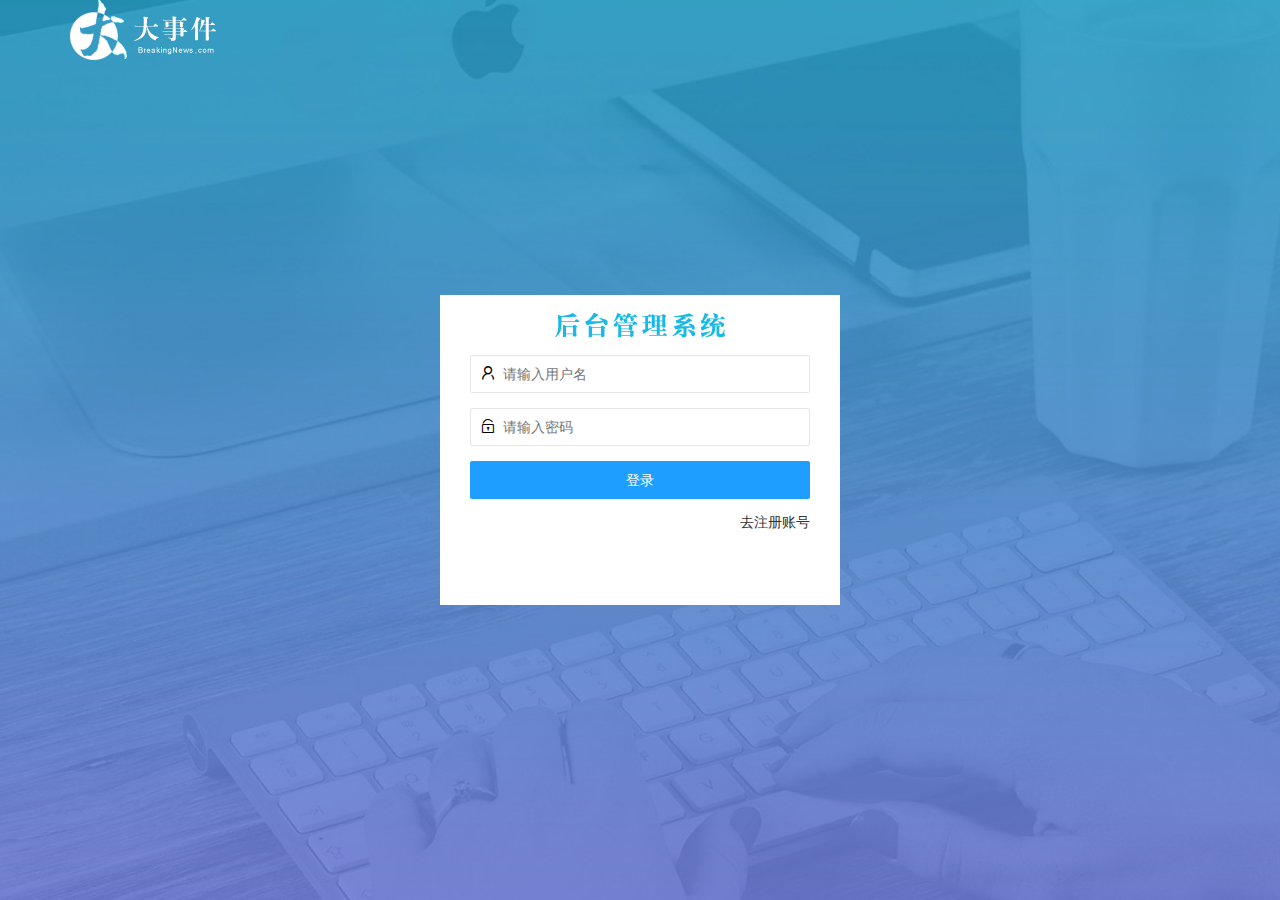
<file: login.html>
<!DOCTYPE html>
<html lang="en">

<head>
    <meta charset="UTF-8">
    <meta name="viewport" content="width=device-width, initial-scale=1.0">
    <title>大事件-后台-登录/注册页面</title>
    <!-- 引入layui框架css -->
    <link rel="stylesheet" href="assets/lib/layui/css/layui.css">
    <!-- 引入登陆页面css -->
    <link rel="stylesheet" href="assets/css/loginAndReg.css">
</head>

<body>
    <!-- 头部logo区域 -->
    <div class="layui-main">
        <img src="./assets/images/logo.png" alt="">
    </div>

    <!-- 登录注册区域 -->
    <div class="loginAndRegBox">
        <div class="title-box"></div>
        <!-- 登录的div -->
        <div class="login-box">
            <!-- 登录的表单 -->
            <form class="layui-form" id="form-login">
                <div class="layui-form-item">
                    <!-- 用户名 -->
                    <i class="layui-icon layui-icon-username"></i>
                    <input type="text" name="username" required lay-verify="required" placeholder="请输入用户名" autocomplete="off" class="layui-input">
                </div>
                <div class="layui-form-item">
                    <!-- 密码 -->
                    <i class="layui-icon layui-icon-password"></i>
                    <input type="password" name="password" required lay-verify="required|pwd" placeholder="请输入密码" autocomplete="off" class="layui-input">
                </div>
                <div class="layui-form-item">
                    <!-- 提交按钮 -->
                    <button class="layui-btn layui-btn-fluid layui-btn-normal" lay-submit>登录</button>
                </div>
                <div class="layui-form-item links">
                    <!-- 去注册页面的按钮 -->
                    <a href="javascript:;" id="link-reg">去注册账号</a>
                </div>
            </form>

        </div>
        <!-- 注册的div -->
        <div class="registed-box">
            <!-- 注册的表单 -->
            <form class="layui-form" id="form-reg">
                <div class="layui-form-item">
                    <!-- 用户名 -->
                    <i class="layui-icon layui-icon-username"></i>
                    <input type="text" name="username" required lay-verify="required" placeholder="请输入用户名" autocomplete="off" class="layui-input">
                </div>
                <div class="layui-form-item">
                    <!-- 密码 -->
                    <i class="layui-icon layui-icon-password"></i>
                    <input type="password" name="password" required lay-verify="required|pwd" placeholder="请输入密码" autocomplete="off" class="layui-input">
                </div>
                <div class="layui-form-item">
                    <!-- 密码确认框 -->
                    <i class="layui-icon layui-icon-password"></i>
                    <input type="password" name="repwd" required lay-verify="required|pwd|repwd" placeholder="请再次确认密码" autocomplete="off" class="layui-input">
                </div>
                <div class="layui-form-item">
                    <!-- 提交按钮 -->
                    <button class="layui-btn layui-btn-fluid layui-btn-normal" lay-submit>注册</button>
                </div>
                <div class="layui-form-item links">
                    <!-- 去登录页面的按钮 -->
                    <a href="javascript:;" id="link-login">去登录</a>
                </div>
            </form>

        </div>
    </div>



    <!-- 导入layui.js文件 -->
    <script src="assets/lib/layui/layui.all.js"></script>

    <script src="assets/lib/jquery.js"></script>
    <!-- 导入自己封装的方法 baseApi.js -->
    <script src="assets/js/baseApi.js"></script>
    <script src="assets/js/loginAndRed.js"></script>
</body>
<script>
    $(function() {
        $(document).click(function(e) {
            e.preventDefault
        })
    })
</script>

</html>
</file>
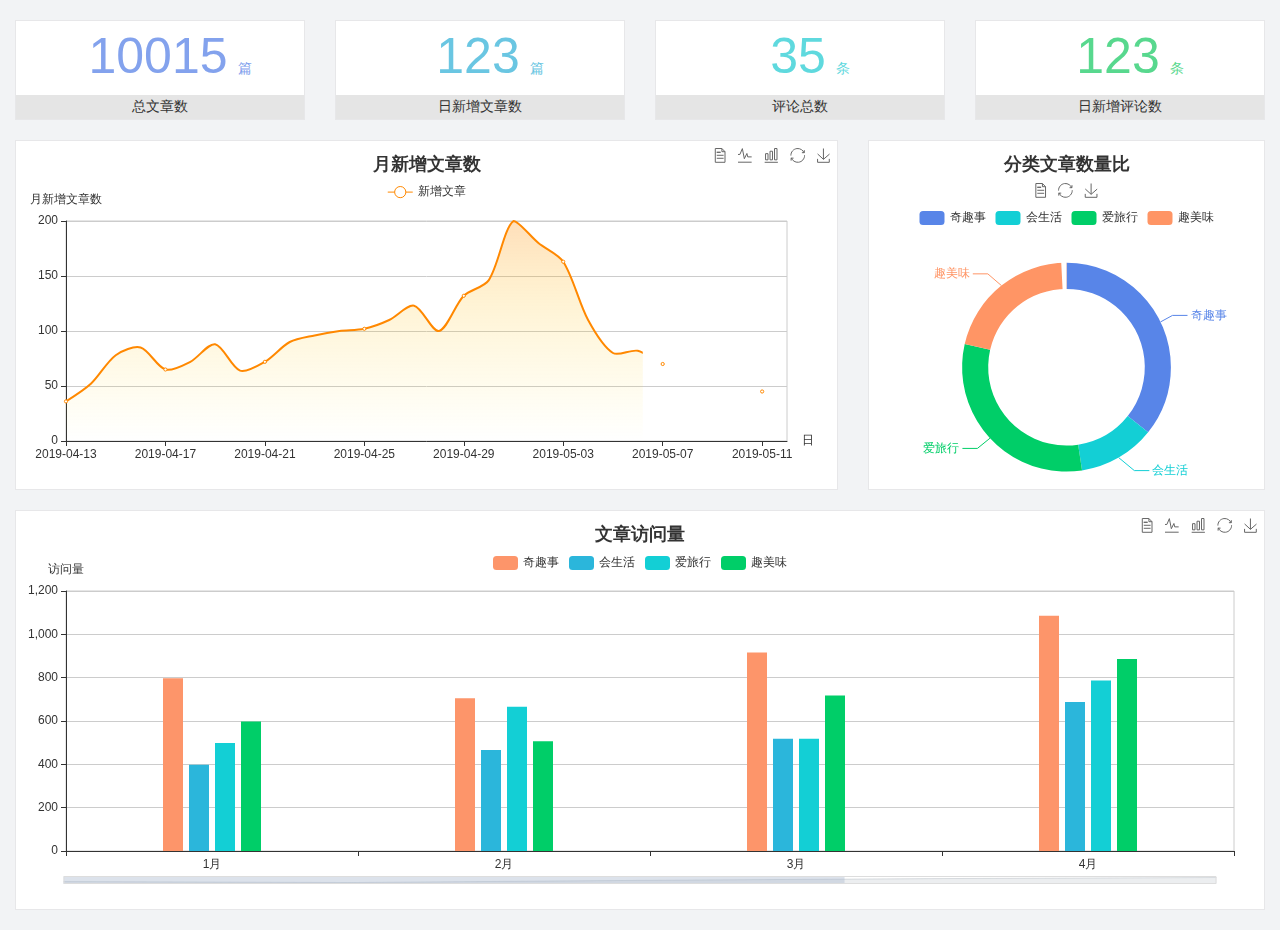
<file: home/dashboard.html>
<!DOCTYPE html>
<html lang="en">

<head>
    <meta charset="UTF-8">
    <meta name="viewport" content="width=device-width, initial-scale=1.0">
    <meta http-equiv="X-UA-Compatible" content="ie=edge">
    <title>图表统计</title>
    <link rel="stylesheet" href="../assets/lib/bootstrap.css" />
    <link rel="stylesheet" href="../assets/lib/main.css" />
    <script src="../assets/lib/jquery.js"></script>
    <script type="text/javascript" src="../assets/lib/echarts.min.js"></script>
</head>

<body>
    <div class="container-fluid">
        <div class="row spannel_list">
            <div class="col-sm-3 col-xs-6">
                <div class="spannel">
                    <em>10015</em><span>篇</span>
                    <b>总文章数</b>
                </div>
            </div>
            <div class="col-sm-3 col-xs-6">
                <div class="spannel scolor01">
                    <em>123</em><span>篇</span>
                    <b>日新增文章数</b>
                </div>
            </div>
            <div class="col-sm-3 col-xs-6">
                <div class="spannel scolor02">
                    <em>35</em><span>条</span>
                    <b>评论总数</b>
                </div>
            </div>
            <div class="col-sm-3 col-xs-6">
                <div class="spannel scolor03">
                    <em>123</em><span>条</span>
                    <b>日新增评论数</b>
                </div>
            </div>
        </div>
    </div>

    <div class="container-fluid">
        <div class="row curve-pie">
            <div class="col-lg-8 col-md-8">
                <div class="gragh_pannel" id="curve_show"></div>
            </div>
            <div class="col-lg-4 col-md-4">
                <div class="gragh_pannel" id="pie_show"></div>
            </div>
        </div>
    </div>

    <div class="container-fluid">
        <div class="column_pannel" id="column_show"></div>
    </div>

    <script>
        var oChart = echarts.init(document.getElementById('curve_show'));
        var aList_all = [{
            'count': 36,
            'date': '2019-04-13'
        }, {
            'count': 52,
            'date': '2019-04-14'
        }, {
            'count': 78,
            'date': '2019-04-15'
        }, {
            'count': 85,
            'date': '2019-04-16'
        }, {
            'count': 65,
            'date': '2019-04-17'
        }, {
            'count': 72,
            'date': '2019-04-18'
        }, {
            'count': 88,
            'date': '2019-04-19'
        }, {
            'count': 64,
            'date': '2019-04-20'
        }, {
            'count': 72,
            'date': '2019-04-21'
        }, {
            'count': 90,
            'date': '2019-04-22'
        }, {
            'count': 96,
            'date': '2019-04-23'
        }, {
            'count': 100,
            'date': '2019-04-24'
        }, {
            'count': 102,
            'date': '2019-04-25'
        }, {
            'count': 110,
            'date': '2019-04-26'
        }, {
            'count': 123,
            'date': '2019-04-27'
        }, {
            'count': 100,
            'date': '2019-04-28'
        }, {
            'count': 132,
            'date': '2019-04-29'
        }, {
            'count': 146,
            'date': '2019-04-30'
        }, {
            'count': 200,
            'date': '2019-05-01'
        }, {
            'count': 180,
            'date': '2019-05-02'
        }, {
            'count': 163,
            'date': '2019-05-03'
        }, {
            'count': 110,
            'date': '2019-05-04'
        }, {
            'count': 80,
            'date': '2019-05-05'
        }, {
            'count': 82,
            'date': '2019-05-06'
        }, {
            'count': 70,
            'date': '2019-05-07'
        }, {
            'count': 65,
            'date': '2019-05-08'
        }, {
            'count': 54,
            'date': '2019-05-09'
        }, {
            'count': 40,
            'date': '2019-05-10'
        }, {
            'count': 45,
            'date': '2019-05-11'
        }, {
            'count': 38,
            'date': '2019-05-12'
        }, ];

        let aCount = [];
        let aDate = [];

        for (var i = 0; i < aList_all.length; i++) {
            aCount.push(aList_all[i].count);
            aDate.push(aList_all[i].date);
        }

        var chartopt = {
            title: {
                text: '月新增文章数',
                left: 'center',
                top: '10'
            },
            tooltip: {
                trigger: 'axis'
            },
            legend: {
                data: ['新增文章'],
                top: '40'
            },
            toolbox: {
                show: true,
                feature: {
                    mark: {
                        show: true
                    },
                    dataView: {
                        show: true,
                        readOnly: false
                    },
                    magicType: {
                        show: true,
                        type: ['line', 'bar']
                    },
                    restore: {
                        show: true
                    },
                    saveAsImage: {
                        show: true
                    }
                }
            },
            calculable: true,
            xAxis: [{
                name: '日',
                type: 'category',
                boundaryGap: false,
                data: aDate
            }],
            yAxis: [{
                name: '月新增文章数',
                type: 'value'
            }],
            series: [{
                name: '新增文章',
                type: 'line',
                smooth: true,
                itemStyle: {
                    normal: {
                        areaStyle: {
                            type: 'default'
                        },
                        color: '#f80'
                    },
                    lineStyle: {
                        color: '#f80'
                    }
                },
                data: aCount
            }],
            areaStyle: {
                normal: {
                    color: new echarts.graphic.LinearGradient(0, 0, 0, 1, [{
                        offset: 0,
                        color: 'rgba(255,136,0,0.39)'
                    }, {
                        offset: .34,
                        color: 'rgba(255,180,0,0.25)'
                    }, {
                        offset: 1,
                        color: 'rgba(255,222,0,0.00)'
                    }])

                }
            },
            grid: {
                show: true,
                x: 50,
                x2: 50,
                y: 80,
                height: 220
            }
        };

        oChart.setOption(chartopt);


        var oPie = echarts.init(document.getElementById('pie_show'));
        var oPieopt = {
            title: {
                top: 10,
                text: '分类文章数量比',
                x: 'center'
            },
            tooltip: {
                trigger: 'item',
                formatter: "{a} <br/>{b} : {c} ({d}%)"
            },
            color: ['#5885e8', '#13cfd5', '#00ce68', '#ff9565'],
            legend: {
                x: 'center',
                top: 65,
                data: ['奇趣事', '会生活', '爱旅行', '趣美味']
            },
            toolbox: {
                show: true,
                x: 'center',
                top: 35,
                feature: {
                    mark: {
                        show: true
                    },
                    dataView: {
                        show: true,
                        readOnly: false
                    },
                    magicType: {
                        show: true,
                        type: ['pie', 'funnel'],
                        option: {
                            funnel: {
                                x: '25%',
                                width: '50%',
                                funnelAlign: 'left',
                                max: 1548
                            }
                        }
                    },
                    restore: {
                        show: true
                    },
                    saveAsImage: {
                        show: true
                    }
                }
            },
            calculable: true,
            series: [{
                name: '访问来源',
                type: 'pie',
                radius: ['45%', '60%'],
                center: ['50%', '65%'],
                data: [{
                    value: 300,
                    name: '奇趣事'
                }, {
                    value: 100,
                    name: '会生活'
                }, {
                    value: 260,
                    name: '爱旅行'
                }, {
                    value: 180,
                    name: '趣美味'
                }]
            }]
        };
        oPie.setOption(oPieopt);



        var oColumn = this.echarts.init(document.getElementById('column_show'));
        var oColumnopt = {
            title: {
                text: '文章访问量',
                left: 'center',
                top: '10'
            },
            tooltip: {
                trigger: 'axis'
            },
            legend: {
                data: ['奇趣事', '会生活', '爱旅行', '趣美味'],
                top: '40'
            },
            toolbox: {
                show: true,
                feature: {
                    mark: {
                        show: true
                    },
                    dataView: {
                        show: true,
                        readOnly: false
                    },
                    magicType: {
                        show: true,
                        type: ['line', 'bar']
                    },
                    restore: {
                        show: true
                    },
                    saveAsImage: {
                        show: true
                    }
                }
            },
            calculable: true,
            xAxis: [{
                type: 'category',
                data: ['1月', '2月', '3月', '4月', '5月']
            }],
            yAxis: [{
                name: '访问量',
                type: 'value'
            }],
            series: [{
                name: '奇趣事',
                type: 'bar',
                barWidth: 20,
                itemStyle: {
                    normal: {
                        areaStyle: {
                            type: 'default'
                        },
                        color: '#fd956a'
                    }
                },
                data: [800, 708, 920, 1090, 1200]
            }, {
                name: '会生活',
                type: 'bar',
                barWidth: 20,
                itemStyle: {
                    normal: {
                        areaStyle: {
                            type: 'default'
                        },
                        color: '#2bb6db'
                    }
                },
                data: [400, 468, 520, 690, 800]
            }, {
                name: '爱旅行',
                type: 'bar',
                barWidth: 20,
                itemStyle: {
                    normal: {
                        areaStyle: {
                            type: 'default'
                        },
                        color: '#13cfd5'
                    }
                },
                data: [500, 668, 520, 790, 900]
            }, {
                name: '趣美味',
                type: 'bar',
                barWidth: 20,
                itemStyle: {
                    normal: {
                        areaStyle: {
                            type: 'default'
                        },
                        color: '#00ce68'
                    }
                },
                data: [600, 508, 720, 890, 1000]
            }],
            grid: {
                show: true,
                x: 50,
                x2: 30,
                y: 80,
                height: 260
            },
            dataZoom: [ //给x轴设置滚动条
                {
                    start: 0, //默认为0
                    end: 100 - 1000 / 31, //默认为100
                    type: 'slider',
                    show: true,
                    xAxisIndex: [0],
                    handleSize: 0, //滑动条的 左右2个滑动条的大小
                    height: 8, //组件高度
                    left: 45, //左边的距离
                    right: 50, //右边的距离
                    bottom: 26, //右边的距离
                    handleColor: '#ddd', //h滑动图标的颜色
                    handleStyle: {
                        borderColor: "#cacaca",
                        borderWidth: "1",
                        shadowBlur: 2,
                        background: "#ddd",
                        shadowColor: "#ddd",
                    }
                }
            ]
        };
        oColumn.setOption(oColumnopt);
    </script>
</body>

</html>
</file>
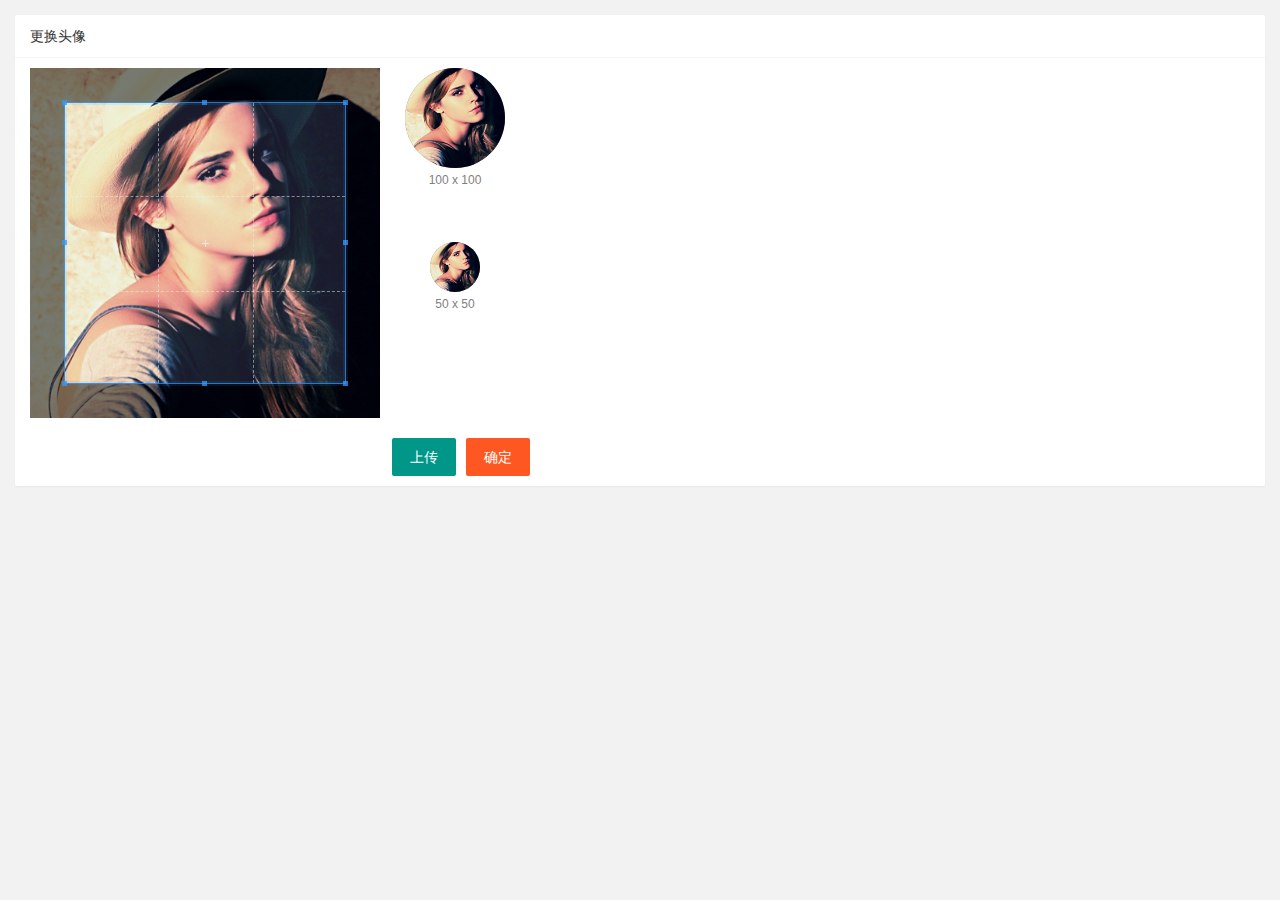
<file: user/user_avatar.html>
<!DOCTYPE html>
<html lang="en">

<head>
    <meta charset="UTF-8">
    <meta name="viewport" content="width=device-width, initial-scale=1.0">
    <title>Document</title>
    <link rel="stylesheet" href="../assets/lib/layui/css/layui.css">
    <link rel="stylesheet" href="../assets/lib/cropper/cropper.css">
    <link rel="stylesheet" href="../assets/css/user/user_avatar.css">
</head>

<body>
    <!-- 卡片面板区域 -->
    <div class="layui-card">
        <div class="layui-card-header">更换头像</div>
        <div class="layui-card-body">
            <!-- 第一行的图片裁剪和预览区域 -->
            <div class="row1">
                <!-- 图片裁剪区域 -->
                <div class="cropper-box">
                    <!-- 这个 img 标签很重要，将来会把它初始化为裁剪区域 -->
                    <img id="image" src="../assets/images/sample.jpg" />
                </div>
                <!-- 图片的预览区域 -->
                <div class="preview-box">
                    <div>
                        <!-- 宽高为 100px 的预览区域 -->
                        <div class="img-preview w100"></div>
                        <p class="size">100 x 100</p>
                    </div>
                    <div>
                        <!-- 宽高为 50px 的预览区域 -->
                        <div class="img-preview w50"></div>
                        <p class="size">50 x 50</p>
                    </div>
                </div>
            </div>

            <!-- 第二行的按钮区域 -->
            <div class="row2">
                <!-- 通过 accept 属性可以控制用户选择文件类型 -->
                <input type="file" id="file" accept="image/png,image/jpeg">
                <button type="button" class="layui-btn" id="btnChooseImg">上传</button>
                <button type="button" class="layui-btn layui-btn-danger" id="btnUpload">确定</button>
            </div>
        </div>
    </div>
</body>
<script src="../assets/lib/jquery.js"></script>
<!-- 导入头像裁剪工具的js文件 -->
<script src="../assets/lib/cropper/Cropper.js"></script>
<script src="../assets/lib/cropper/jquery-cropper.js"></script>
<!-- 导入layui js文件 -->
<script src="../assets/lib/layui/layui.all.js"></script>
<!-- 导入拼接根路径的js文件 -->
<script src="../assets/js/baseApi.js"></script>
<script src="../assets/js/user/user_avatar.js"></script>

</html>
</file>
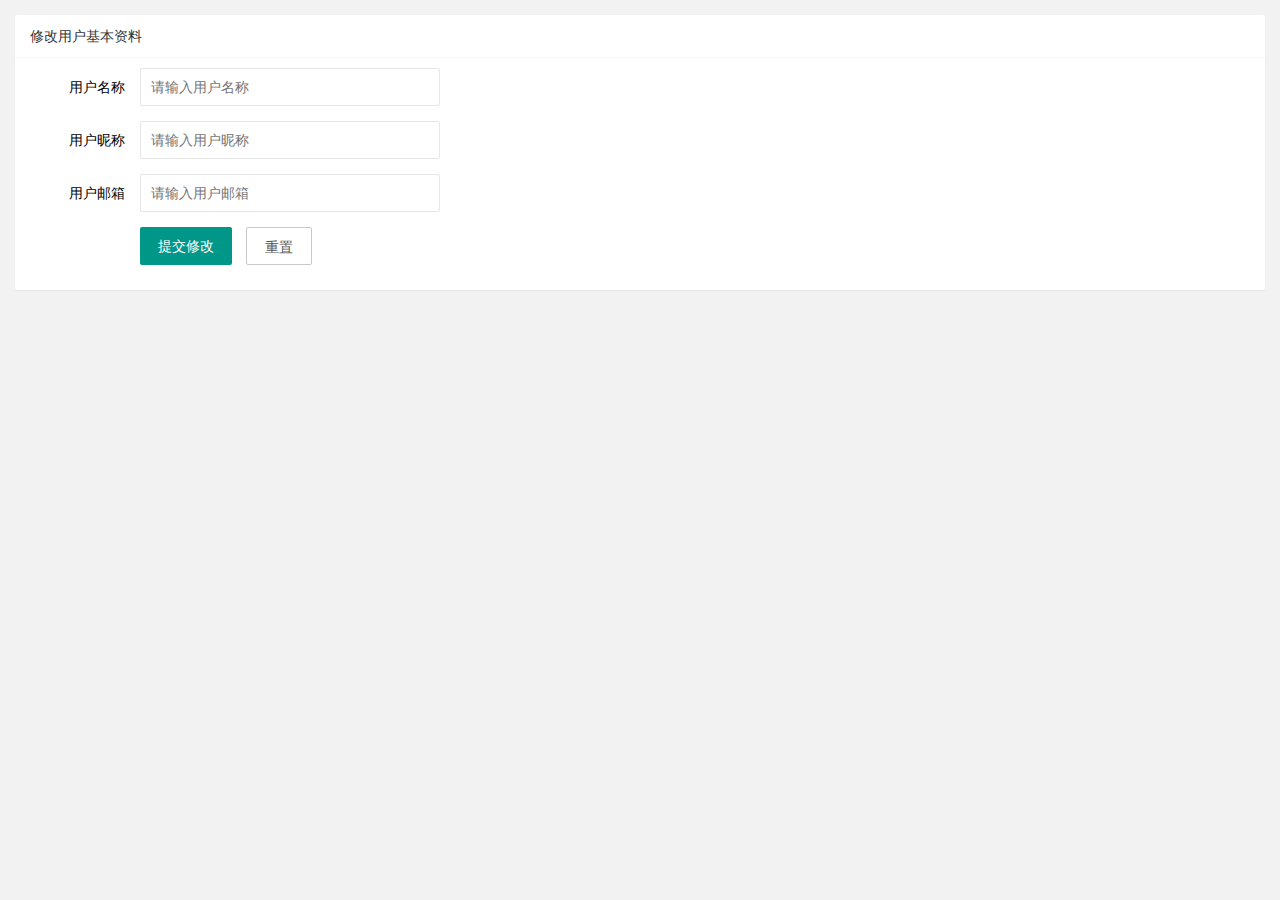
<file: user/user_info.html>
<!DOCTYPE html>
<html lang="en">

<head>
    <meta charset="UTF-8">
    <meta name="viewport" content="width=device-width, initial-scale=1.0">
    <title>Document</title>
    <link rel="stylesheet" href="../assets/lib/layui/css/layui.css">
    <link rel="stylesheet" href="../assets/css/user/user_info.css">
</head>

<body>
    <!-- 卡片面版区域 -->
    <div class="layui-card">
        <div class="layui-card-header">修改用户基本资料</div>
        <div class="layui-card-body">
            <form class="layui-form" lay-filter='formUserInfo'>
                <!-- 这是一个隐藏域 -->
                <input type="hidden" name="id" />
                <div class="layui-form-item">
                    <label class="layui-form-label">用户名称</label>
                    <div class="layui-input-block">
                        <input type="text" name="username" required lay-verify="required" placeholder="请输入用户名称" autocomplete="off" class="layui-input" readonly>
                    </div>
                </div>
                <div class="layui-form-item">
                    <label class="layui-form-label">用户昵称</label>
                    <div class="layui-input-block">
                        <input type="text" name="nickname" required lay-verify="required|nickname" placeholder="请输入用户昵称" autocomplete="off" class="layui-input">
                    </div>
                </div>
                <div class="layui-form-item">
                    <label class="layui-form-label">用户邮箱</label>
                    <div class="layui-input-block">
                        <input type="email" name="email" required lay-verify="required|email" placeholder="请输入用户邮箱" autocomplete="off" class="layui-input">
                    </div>
                </div>
                <div class="layui-form-item">
                    <div class="layui-input-block">
                        <button class="layui-btn" lay-submit>提交修改</button>
                        <button type="reset" class="layui-btn layui-btn-primary" id="btnReset">重置</button>
                    </div>
                </div>
            </form>
        </div>
    </div>
</body>
<script src="../assets/lib/jquery.js"></script>
<!-- 导入layui js文件 -->
<script src="../assets/lib/layui/layui.all.js"></script>
<!-- 导入拼接根路径的js文件 -->
<script src="../assets/js/baseApi.js"></script>
<script src="../assets/js/user/user_info.js"></script>

</html>
</file>
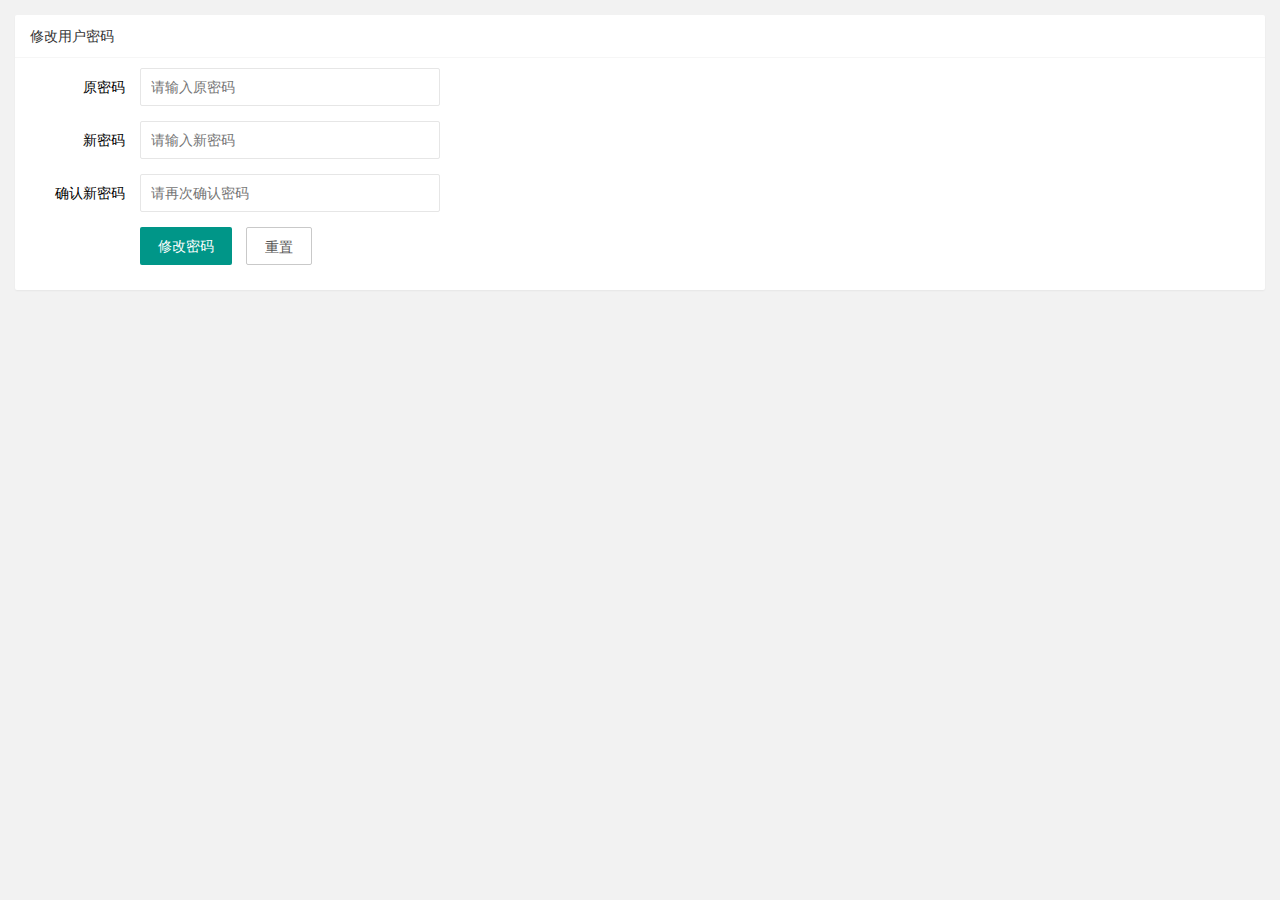
<file: user/user_pwd.html>
<!DOCTYPE html>
<html lang="en">

<head>
    <meta charset="UTF-8">
    <meta name="viewport" content="width=device-width, initial-scale=1.0">
    <title>Document</title>
    <link rel="stylesheet" href="../assets/lib/layui/css/layui.css">
    <link rel="stylesheet" href="../assets/css/user/user_pwd.css">
</head>

<body>
    <!-- 卡片面版区域 -->
    <div class="layui-card">
        <div class="layui-card-header">修改用户密码</div>
        <div class="layui-card-body">
            <form class="layui-form" lay-filter='formUserInfo'>
                <!-- 这是一个隐藏域 -->
                <input type="hidden" name="id" />
                <div class="layui-form-item">
                    <label class="layui-form-label">原密码</label>
                    <div class="layui-input-block">
                        <input type="password" name="oldPwd" required lay-verify="required|pwd" placeholder="请输入原密码" autocomplete="off" class="layui-input">
                    </div>
                </div>
                <div class="layui-form-item">
                    <label class="layui-form-label">新密码</label>
                    <div class="layui-input-block">
                        <input type="password" name="newPwd" required lay-verify="required|pwd|samePwd" placeholder="请输入新密码" autocomplete="off" class="layui-input">
                    </div>
                </div>
                <div class="layui-form-item">
                    <label class="layui-form-label">确认新密码</label>
                    <div class="layui-input-block">
                        <input type="password" name="rePwd" required lay-verify="required|pwd|rePwd" placeholder="请再次确认密码" autocomplete="off" class="layui-input">
                    </div>
                </div>
                <div class="layui-form-item">
                    <div class="layui-input-block">
                        <button class="layui-btn" lay-submit>修改密码</button>
                        <button type="reset" class="layui-btn layui-btn-primary" id="btnReset">重置</button>
                    </div>
                </div>
            </form>
        </div>
    </div>
</body>
<script src="../assets/lib/jquery.js"></script>
<!-- 导入layui js文件 -->
<script src="../assets/lib/layui/layui.all.js"></script>
<!-- 导入拼接根路径的js文件 -->
<script src="../assets/js/baseApi.js"></script>
<script src="../assets/js/user/user_pwd.js"></script>

</html>
</file>
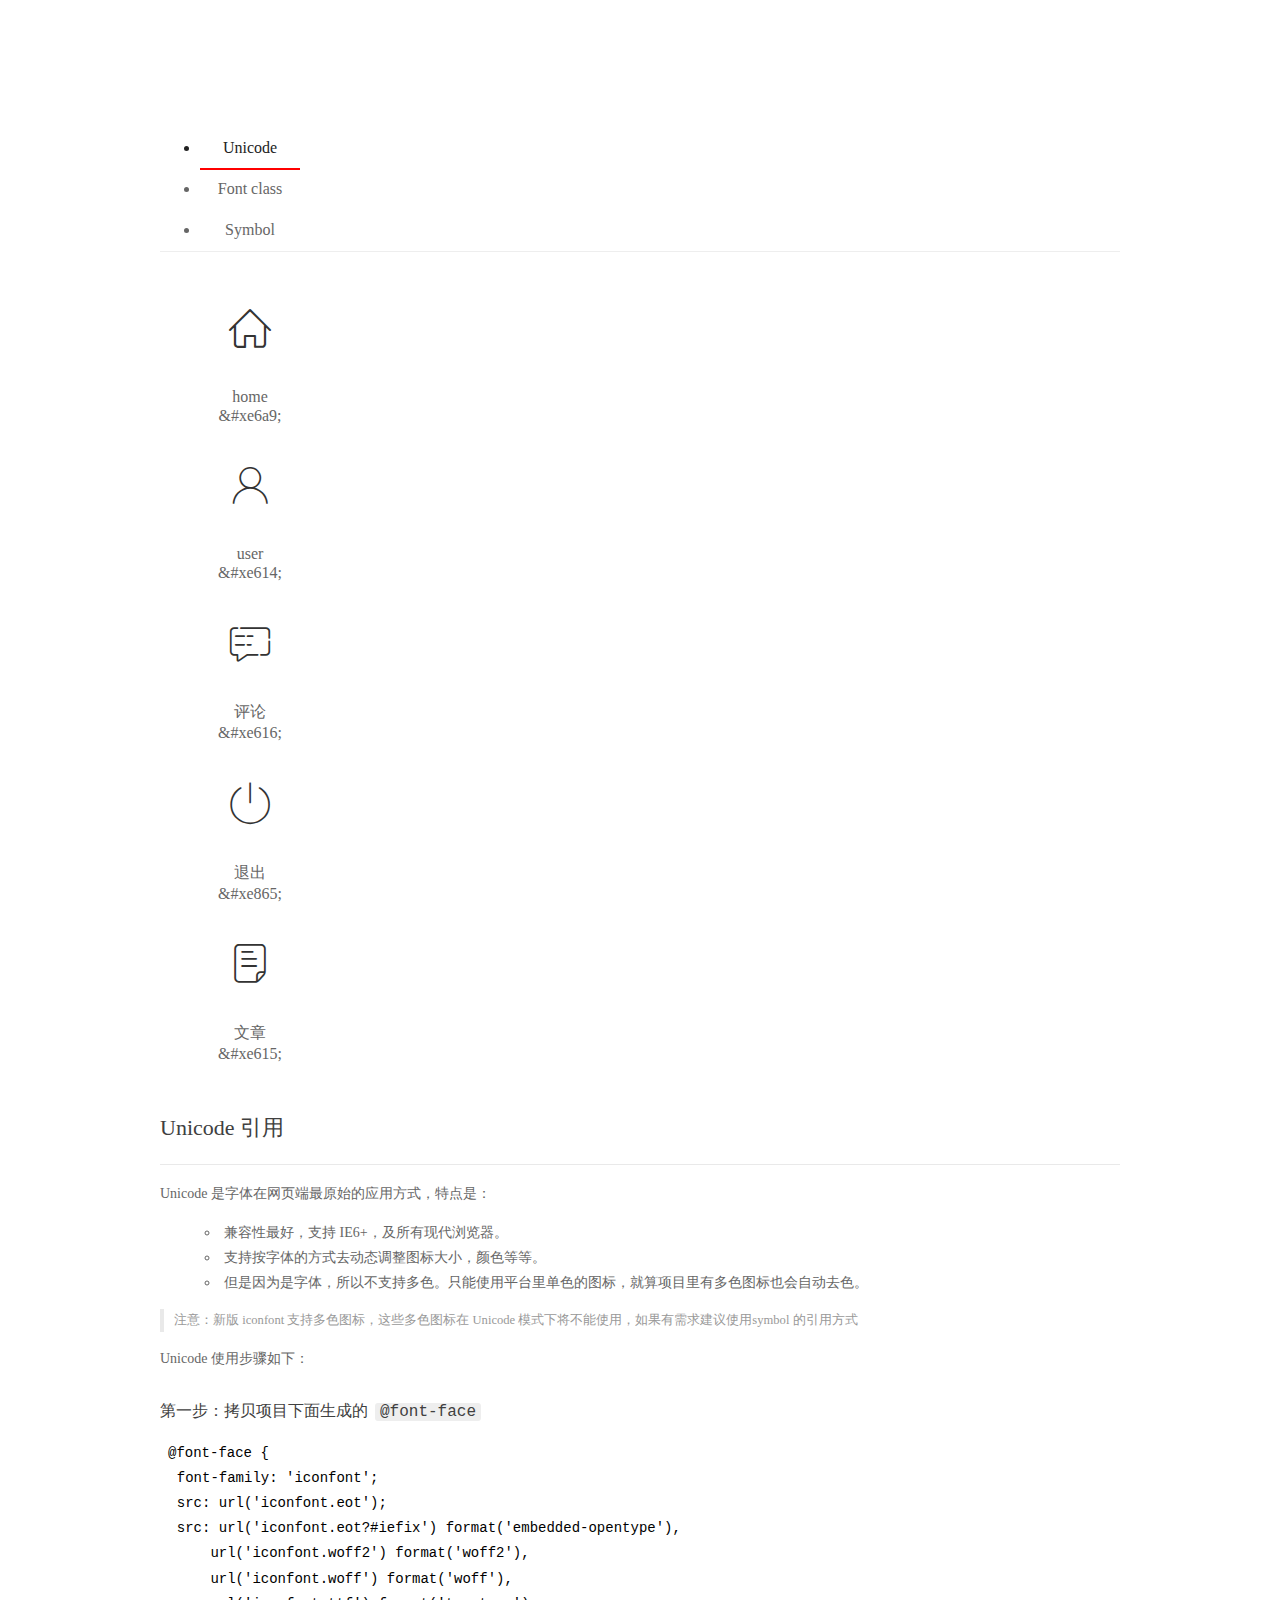
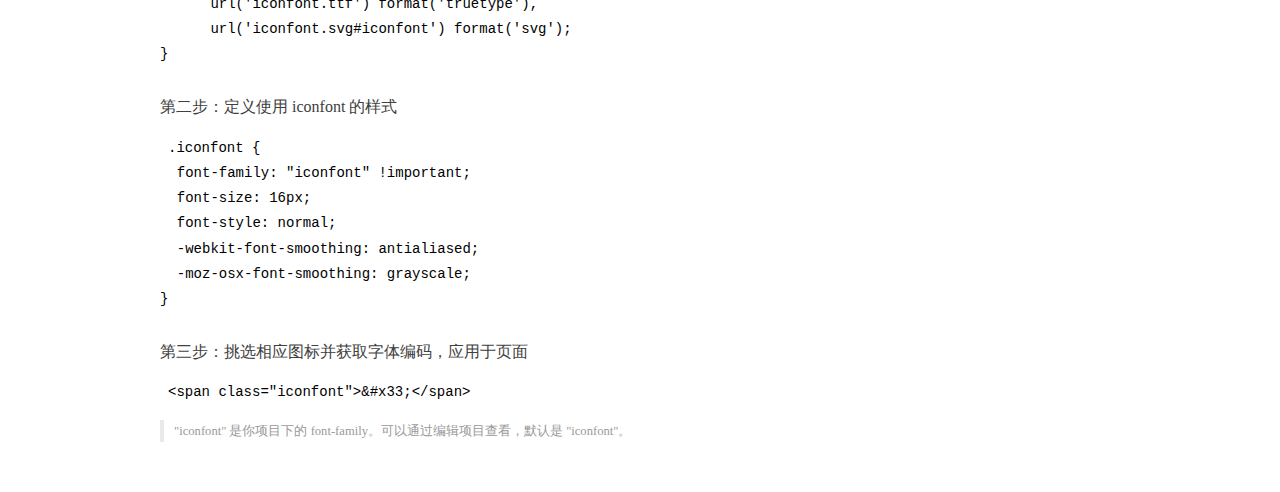
<file: assets/fonts/demo_index.html>
<!DOCTYPE html>
<html>
<head>
  <meta charset="utf-8"/>
  <title>IconFont Demo</title>
  <link rel="shortcut icon" href="https://gtms04.alicdn.com/tps/i4/TB1_oz6GVXXXXaFXpXXJDFnIXXX-64-64.ico" type="image/x-icon"/>
  <link rel="stylesheet" href="https://g.alicdn.com/thx/cube/1.3.2/cube.min.css">
  <link rel="stylesheet" href="demo.css">
  <link rel="stylesheet" href="iconfont.css">
  <script src="iconfont.js"></script>
  <!-- jQuery -->
  <script src="https://a1.alicdn.com/oss/uploads/2018/12/26/7bfddb60-08e8-11e9-9b04-53e73bb6408b.js"></script>
  <!-- 代码高亮 -->
  <script src="https://a1.alicdn.com/oss/uploads/2018/12/26/a3f714d0-08e6-11e9-8a15-ebf944d7534c.js"></script>
</head>
<body>
  <div class="main">
    <h1 class="logo"><a href="https://www.iconfont.cn/" title="iconfont 首页" target="_blank">&#xe86b;</a></h1>
    <div class="nav-tabs">
      <ul id="tabs" class="dib-box">
        <li class="dib active"><span>Unicode</span></li>
        <li class="dib"><span>Font class</span></li>
        <li class="dib"><span>Symbol</span></li>
      </ul>
      
    </div>
    <div class="tab-container">
      <div class="content unicode" style="display: block;">
          <ul class="icon_lists dib-box">
          
            <li class="dib">
              <span class="icon iconfont">&#xe6a9;</span>
                <div class="name">home</div>
                <div class="code-name">&amp;#xe6a9;</div>
              </li>
          
            <li class="dib">
              <span class="icon iconfont">&#xe614;</span>
                <div class="name">user</div>
                <div class="code-name">&amp;#xe614;</div>
              </li>
          
            <li class="dib">
              <span class="icon iconfont">&#xe616;</span>
                <div class="name">评论</div>
                <div class="code-name">&amp;#xe616;</div>
              </li>
          
            <li class="dib">
              <span class="icon iconfont">&#xe865;</span>
                <div class="name">退出</div>
                <div class="code-name">&amp;#xe865;</div>
              </li>
          
            <li class="dib">
              <span class="icon iconfont">&#xe615;</span>
                <div class="name">文章</div>
                <div class="code-name">&amp;#xe615;</div>
              </li>
          
          </ul>
          <div class="article markdown">
          <h2 id="unicode-">Unicode 引用</h2>
          <hr>

          <p>Unicode 是字体在网页端最原始的应用方式，特点是：</p>
          <ul>
            <li>兼容性最好，支持 IE6+，及所有现代浏览器。</li>
            <li>支持按字体的方式去动态调整图标大小，颜色等等。</li>
            <li>但是因为是字体，所以不支持多色。只能使用平台里单色的图标，就算项目里有多色图标也会自动去色。</li>
          </ul>
          <blockquote>
            <p>注意：新版 iconfont 支持多色图标，这些多色图标在 Unicode 模式下将不能使用，如果有需求建议使用symbol 的引用方式</p>
          </blockquote>
          <p>Unicode 使用步骤如下：</p>
          <h3 id="-font-face">第一步：拷贝项目下面生成的 <code>@font-face</code></h3>
<pre><code class="language-css"
>@font-face {
  font-family: 'iconfont';
  src: url('iconfont.eot');
  src: url('iconfont.eot?#iefix') format('embedded-opentype'),
      url('iconfont.woff2') format('woff2'),
      url('iconfont.woff') format('woff'),
      url('iconfont.ttf') format('truetype'),
      url('iconfont.svg#iconfont') format('svg');
}
</code></pre>
          <h3 id="-iconfont-">第二步：定义使用 iconfont 的样式</h3>
<pre><code class="language-css"
>.iconfont {
  font-family: "iconfont" !important;
  font-size: 16px;
  font-style: normal;
  -webkit-font-smoothing: antialiased;
  -moz-osx-font-smoothing: grayscale;
}
</code></pre>
          <h3 id="-">第三步：挑选相应图标并获取字体编码，应用于页面</h3>
<pre>
<code class="language-html"
>&lt;span class="iconfont"&gt;&amp;#x33;&lt;/span&gt;
</code></pre>
          <blockquote>
            <p>"iconfont" 是你项目下的 font-family。可以通过编辑项目查看，默认是 "iconfont"。</p>
          </blockquote>
          </div>
      </div>
      <div class="content font-class">
        <ul class="icon_lists dib-box">
          
          <li class="dib">
            <span class="icon iconfont icon-home"></span>
            <div class="name">
              home
            </div>
            <div class="code-name">.icon-home
            </div>
          </li>
          
          <li class="dib">
            <span class="icon iconfont icon-user"></span>
            <div class="name">
              user
            </div>
            <div class="code-name">.icon-user
            </div>
          </li>
          
          <li class="dib">
            <span class="icon iconfont icon-pinglun"></span>
            <div class="name">
              评论
            </div>
            <div class="code-name">.icon-pinglun
            </div>
          </li>
          
          <li class="dib">
            <span class="icon iconfont icon-tuichu"></span>
            <div class="name">
              退出
            </div>
            <div class="code-name">.icon-tuichu
            </div>
          </li>
          
          <li class="dib">
            <span class="icon iconfont icon-16"></span>
            <div class="name">
              文章
            </div>
            <div class="code-name">.icon-16
            </div>
          </li>
          
        </ul>
        <div class="article markdown">
        <h2 id="font-class-">font-class 引用</h2>
        <hr>

        <p>font-class 是 Unicode 使用方式的一种变种，主要是解决 Unicode 书写不直观，语意不明确的问题。</p>
        <p>与 Unicode 使用方式相比，具有如下特点：</p>
        <ul>
          <li>兼容性良好，支持 IE8+，及所有现代浏览器。</li>
          <li>相比于 Unicode 语意明确，书写更直观。可以很容易分辨这个 icon 是什么。</li>
          <li>因为使用 class 来定义图标，所以当要替换图标时，只需要修改 class 里面的 Unicode 引用。</li>
          <li>不过因为本质上还是使用的字体，所以多色图标还是不支持的。</li>
        </ul>
        <p>使用步骤如下：</p>
        <h3 id="-fontclass-">第一步：引入项目下面生成的 fontclass 代码：</h3>
<pre><code class="language-html">&lt;link rel="stylesheet" href="./iconfont.css"&gt;
</code></pre>
        <h3 id="-">第二步：挑选相应图标并获取类名，应用于页面：</h3>
<pre><code class="language-html">&lt;span class="iconfont icon-xxx"&gt;&lt;/span&gt;
</code></pre>
        <blockquote>
          <p>"
            iconfont" 是你项目下的 font-family。可以通过编辑项目查看，默认是 "iconfont"。</p>
        </blockquote>
      </div>
      </div>
      <div class="content symbol">
          <ul class="icon_lists dib-box">
          
            <li class="dib">
                <svg class="icon svg-icon" aria-hidden="true">
                  <use xlink:href="#icon-home"></use>
                </svg>
                <div class="name">home</div>
                <div class="code-name">#icon-home</div>
            </li>
          
            <li class="dib">
                <svg class="icon svg-icon" aria-hidden="true">
                  <use xlink:href="#icon-user"></use>
                </svg>
                <div class="name">user</div>
                <div class="code-name">#icon-user</div>
            </li>
          
            <li class="dib">
                <svg class="icon svg-icon" aria-hidden="true">
                  <use xlink:href="#icon-pinglun"></use>
                </svg>
                <div class="name">评论</div>
                <div class="code-name">#icon-pinglun</div>
            </li>
          
            <li class="dib">
                <svg class="icon svg-icon" aria-hidden="true">
                  <use xlink:href="#icon-tuichu"></use>
                </svg>
                <div class="name">退出</div>
                <div class="code-name">#icon-tuichu</div>
            </li>
          
            <li class="dib">
                <svg class="icon svg-icon" aria-hidden="true">
                  <use xlink:href="#icon-16"></use>
                </svg>
                <div class="name">文章</div>
                <div class="code-name">#icon-16</div>
            </li>
          
          </ul>
          <div class="article markdown">
          <h2 id="symbol-">Symbol 引用</h2>
          <hr>

          <p>这是一种全新的使用方式，应该说这才是未来的主流，也是平台目前推荐的用法。相关介绍可以参考这篇<a href="">文章</a>
            这种用法其实是做了一个 SVG 的集合，与另外两种相比具有如下特点：</p>
          <ul>
            <li>支持多色图标了，不再受单色限制。</li>
            <li>通过一些技巧，支持像字体那样，通过 <code>font-size</code>, <code>color</code> 来调整样式。</li>
            <li>兼容性较差，支持 IE9+，及现代浏览器。</li>
            <li>浏览器渲染 SVG 的性能一般，还不如 png。</li>
          </ul>
          <p>使用步骤如下：</p>
          <h3 id="-symbol-">第一步：引入项目下面生成的 symbol 代码：</h3>
<pre><code class="language-html">&lt;script src="./iconfont.js"&gt;&lt;/script&gt;
</code></pre>
          <h3 id="-css-">第二步：加入通用 CSS 代码（引入一次就行）：</h3>
<pre><code class="language-html">&lt;style&gt;
.icon {
  width: 1em;
  height: 1em;
  vertical-align: -0.15em;
  fill: currentColor;
  overflow: hidden;
}
&lt;/style&gt;
</code></pre>
          <h3 id="-">第三步：挑选相应图标并获取类名，应用于页面：</h3>
<pre><code class="language-html">&lt;svg class="icon" aria-hidden="true"&gt;
  &lt;use xlink:href="#icon-xxx"&gt;&lt;/use&gt;
&lt;/svg&gt;
</code></pre>
          </div>
      </div>

    </div>
  </div>
  <script>
  $(document).ready(function () {
      $('.tab-container .content:first').show()

      $('#tabs li').click(function (e) {
        var tabContent = $('.tab-container .content')
        var index = $(this).index()

        if ($(this).hasClass('active')) {
          return
        } else {
          $('#tabs li').removeClass('active')
          $(this).addClass('active')

          tabContent.hide().eq(index).fadeIn()
        }
      })
    })
  </script>
</body>
</html>
</file>
<file: assets/lib/layui/css/layui.css>
/** layui-v2.5.5 MIT License By https://www.layui.com */
 .layui-inline,img{display:inline-block;vertical-align:middle}h1,h2,h3,h4,h5,h6{font-weight:400}.layui-edge,.layui-header,.layui-inline,.layui-main{position:relative}.layui-body,.layui-edge,.layui-elip{overflow:hidden}.layui-btn,.layui-edge,.layui-inline,img{vertical-align:middle}.layui-btn,.layui-disabled,.layui-icon,.layui-unselect{-moz-user-select:none;-webkit-user-select:none;-ms-user-select:none}.layui-elip,.layui-form-checkbox span,.layui-form-pane .layui-form-label{text-overflow:ellipsis;white-space:nowrap}.layui-breadcrumb,.layui-tree-btnGroup{visibility:hidden}blockquote,body,button,dd,div,dl,dt,form,h1,h2,h3,h4,h5,h6,input,li,ol,p,pre,td,textarea,th,ul{margin:0;padding:0;-webkit-tap-highlight-color:rgba(0,0,0,0)}a:active,a:hover{outline:0}img{border:none}li{list-style:none}table{border-collapse:collapse;border-spacing:0}h4,h5,h6{font-size:100%}button,input,optgroup,option,select,textarea{font-family:inherit;font-size:inherit;font-style:inherit;font-weight:inherit;outline:0}pre{white-space:pre-wrap;white-space:-moz-pre-wrap;white-space:-pre-wrap;white-space:-o-pre-wrap;word-wrap:break-word}body{line-height:24px;font:14px Helvetica Neue,Helvetica,PingFang SC,Tahoma,Arial,sans-serif}hr{height:1px;margin:10px 0;border:0;clear:both}a{color:#333;text-decoration:none}a:hover{color:#777}a cite{font-style:normal;*cursor:pointer}.layui-border-box,.layui-border-box *{box-sizing:border-box}.layui-box,.layui-box *{box-sizing:content-box}.layui-clear{clear:both;*zoom:1}.layui-clear:after{content:'\20';clear:both;*zoom:1;display:block;height:0}.layui-inline{*display:inline;*zoom:1}.layui-edge{display:inline-block;width:0;height:0;border-width:6px;border-style:dashed;border-color:transparent}.layui-edge-top{top:-4px;border-bottom-color:#999;border-bottom-style:solid}.layui-edge-right{border-left-color:#999;border-left-style:solid}.layui-edge-bottom{top:2px;border-top-color:#999;border-top-style:solid}.layui-edge-left{border-right-color:#999;border-right-style:solid}.layui-disabled,.layui-disabled:hover{color:#d2d2d2!important;cursor:not-allowed!important}.layui-circle{border-radius:100%}.layui-show{display:block!important}.layui-hide{display:none!important}@font-face{font-family:layui-icon;src:url(../font/iconfont.eot?v=250);src:url(../font/iconfont.eot?v=250#iefix) format('embedded-opentype'),url(../font/iconfont.woff2?v=250) format('woff2'),url(../font/iconfont.woff?v=250) format('woff'),url(../font/iconfont.ttf?v=250) format('truetype'),url(../font/iconfont.svg?v=250#layui-icon) format('svg')}.layui-icon{font-family:layui-icon!important;font-size:16px;font-style:normal;-webkit-font-smoothing:antialiased;-moz-osx-font-smoothing:grayscale}.layui-icon-reply-fill:before{content:"\e611"}.layui-icon-set-fill:before{content:"\e614"}.layui-icon-menu-fill:before{content:"\e60f"}.layui-icon-search:before{content:"\e615"}.layui-icon-share:before{content:"\e641"}.layui-icon-set-sm:before{content:"\e620"}.layui-icon-engine:before{content:"\e628"}.layui-icon-close:before{content:"\1006"}.layui-icon-close-fill:before{content:"\1007"}.layui-icon-chart-screen:before{content:"\e629"}.layui-icon-star:before{content:"\e600"}.layui-icon-circle-dot:before{content:"\e617"}.layui-icon-chat:before{content:"\e606"}.layui-icon-release:before{content:"\e609"}.layui-icon-list:before{content:"\e60a"}.layui-icon-chart:before{content:"\e62c"}.layui-icon-ok-circle:before{content:"\1005"}.layui-icon-layim-theme:before{content:"\e61b"}.layui-icon-table:before{content:"\e62d"}.layui-icon-right:before{content:"\e602"}.layui-icon-left:before{content:"\e603"}.layui-icon-cart-simple:before{content:"\e698"}.layui-icon-face-cry:before{content:"\e69c"}.layui-icon-face-smile:before{content:"\e6af"}.layui-icon-survey:before{content:"\e6b2"}.layui-icon-tree:before{content:"\e62e"}.layui-icon-upload-circle:before{content:"\e62f"}.layui-icon-add-circle:before{content:"\e61f"}.layui-icon-download-circle:before{content:"\e601"}.layui-icon-templeate-1:before{content:"\e630"}.layui-icon-util:before{content:"\e631"}.layui-icon-face-surprised:before{content:"\e664"}.layui-icon-edit:before{content:"\e642"}.layui-icon-speaker:before{content:"\e645"}.layui-icon-down:before{content:"\e61a"}.layui-icon-file:before{content:"\e621"}.layui-icon-layouts:before{content:"\e632"}.layui-icon-rate-half:before{content:"\e6c9"}.layui-icon-add-circle-fine:before{content:"\e608"}.layui-icon-prev-circle:before{content:"\e633"}.layui-icon-read:before{content:"\e705"}.layui-icon-404:before{content:"\e61c"}.layui-icon-carousel:before{content:"\e634"}.layui-icon-help:before{content:"\e607"}.layui-icon-code-circle:before{content:"\e635"}.layui-icon-water:before{content:"\e636"}.layui-icon-username:before{content:"\e66f"}.layui-icon-find-fill:before{content:"\e670"}.layui-icon-about:before{content:"\e60b"}.layui-icon-location:before{content:"\e715"}.layui-icon-up:before{content:"\e619"}.layui-icon-pause:before{content:"\e651"}.layui-icon-date:before{content:"\e637"}.layui-icon-layim-uploadfile:before{content:"\e61d"}.layui-icon-delete:before{content:"\e640"}.layui-icon-play:before{content:"\e652"}.layui-icon-top:before{content:"\e604"}.layui-icon-friends:before{content:"\e612"}.layui-icon-refresh-3:before{content:"\e9aa"}.layui-icon-ok:before{content:"\e605"}.layui-icon-layer:before{content:"\e638"}.layui-icon-face-smile-fine:before{content:"\e60c"}.layui-icon-dollar:before{content:"\e659"}.layui-icon-group:before{content:"\e613"}.layui-icon-layim-download:before{content:"\e61e"}.layui-icon-picture-fine:before{content:"\e60d"}.layui-icon-link:before{content:"\e64c"}.layui-icon-diamond:before{content:"\e735"}.layui-icon-log:before{content:"\e60e"}.layui-icon-rate-solid:before{content:"\e67a"}.layui-icon-fonts-del:before{content:"\e64f"}.layui-icon-unlink:before{content:"\e64d"}.layui-icon-fonts-clear:before{content:"\e639"}.layui-icon-triangle-r:before{content:"\e623"}.layui-icon-circle:before{content:"\e63f"}.layui-icon-radio:before{content:"\e643"}.layui-icon-align-center:before{content:"\e647"}.layui-icon-align-right:before{content:"\e648"}.layui-icon-align-left:before{content:"\e649"}.layui-icon-loading-1:before{content:"\e63e"}.layui-icon-return:before{content:"\e65c"}.layui-icon-fonts-strong:before{content:"\e62b"}.layui-icon-upload:before{content:"\e67c"}.layui-icon-dialogue:before{content:"\e63a"}.layui-icon-video:before{content:"\e6ed"}.layui-icon-headset:before{content:"\e6fc"}.layui-icon-cellphone-fine:before{content:"\e63b"}.layui-icon-add-1:before{content:"\e654"}.layui-icon-face-smile-b:before{content:"\e650"}.layui-icon-fonts-html:before{content:"\e64b"}.layui-icon-form:before{content:"\e63c"}.layui-icon-cart:before{content:"\e657"}.layui-icon-camera-fill:before{content:"\e65d"}.layui-icon-tabs:before{content:"\e62a"}.layui-icon-fonts-code:before{content:"\e64e"}.layui-icon-fire:before{content:"\e756"}.layui-icon-set:before{content:"\e716"}.layui-icon-fonts-u:before{content:"\e646"}.layui-icon-triangle-d:before{content:"\e625"}.layui-icon-tips:before{content:"\e702"}.layui-icon-picture:before{content:"\e64a"}.layui-icon-more-vertical:before{content:"\e671"}.layui-icon-flag:before{content:"\e66c"}.layui-icon-loading:before{content:"\e63d"}.layui-icon-fonts-i:before{content:"\e644"}.layui-icon-refresh-1:before{content:"\e666"}.layui-icon-rmb:before{content:"\e65e"}.layui-icon-home:before{content:"\e68e"}.layui-icon-user:before{content:"\e770"}.layui-icon-notice:before{content:"\e667"}.layui-icon-login-weibo:before{content:"\e675"}.layui-icon-voice:before{content:"\e688"}.layui-icon-upload-drag:before{content:"\e681"}.layui-icon-login-qq:before{content:"\e676"}.layui-icon-snowflake:before{content:"\e6b1"}.layui-icon-file-b:before{content:"\e655"}.layui-icon-template:before{content:"\e663"}.layui-icon-auz:before{content:"\e672"}.layui-icon-console:before{content:"\e665"}.layui-icon-app:before{content:"\e653"}.layui-icon-prev:before{content:"\e65a"}.layui-icon-website:before{content:"\e7ae"}.layui-icon-next:before{content:"\e65b"}.layui-icon-component:before{content:"\e857"}.layui-icon-more:before{content:"\e65f"}.layui-icon-login-wechat:before{content:"\e677"}.layui-icon-shrink-right:before{content:"\e668"}.layui-icon-spread-left:before{content:"\e66b"}.layui-icon-camera:before{content:"\e660"}.layui-icon-note:before{content:"\e66e"}.layui-icon-refresh:before{content:"\e669"}.layui-icon-female:before{content:"\e661"}.layui-icon-male:before{content:"\e662"}.layui-icon-password:before{content:"\e673"}.layui-icon-senior:before{content:"\e674"}.layui-icon-theme:before{content:"\e66a"}.layui-icon-tread:before{content:"\e6c5"}.layui-icon-praise:before{content:"\e6c6"}.layui-icon-star-fill:before{content:"\e658"}.layui-icon-rate:before{content:"\e67b"}.layui-icon-template-1:before{content:"\e656"}.layui-icon-vercode:before{content:"\e679"}.layui-icon-cellphone:before{content:"\e678"}.layui-icon-screen-full:before{content:"\e622"}.layui-icon-screen-restore:before{content:"\e758"}.layui-icon-cols:before{content:"\e610"}.layui-icon-export:before{content:"\e67d"}.layui-icon-print:before{content:"\e66d"}.layui-icon-slider:before{content:"\e714"}.layui-icon-addition:before{content:"\e624"}.layui-icon-subtraction:before{content:"\e67e"}.layui-icon-service:before{content:"\e626"}.layui-icon-transfer:before{content:"\e691"}.layui-main{width:1140px;margin:0 auto}.layui-header{z-index:1000;height:60px}.layui-header a:hover{transition:all .5s;-webkit-transition:all .5s}.layui-side{position:fixed;left:0;top:0;bottom:0;z-index:999;width:200px;overflow-x:hidden}.layui-side-scroll{position:relative;width:220px;height:100%;overflow-x:hidden}.layui-body{position:absolute;left:200px;right:0;top:0;bottom:0;z-index:998;width:auto;overflow-y:auto;box-sizing:border-box}.layui-layout-body{overflow:hidden}.layui-layout-admin .layui-header{background-color:#23262E}.layui-layout-admin .layui-side{top:60px;width:200px;overflow-x:hidden}.layui-layout-admin .layui-body{position:fixed;top:60px;bottom:44px}.layui-layout-admin .layui-main{width:auto;margin:0 15px}.layui-layout-admin .layui-footer{position:fixed;left:200px;right:0;bottom:0;height:44px;line-height:44px;padding:0 15px;background-color:#eee}.layui-layout-admin .layui-logo{position:absolute;left:0;top:0;width:200px;height:100%;line-height:60px;text-align:center;color:#009688;font-size:16px}.layui-layout-admin .layui-header .layui-nav{background:0 0}.layui-layout-left{position:absolute!important;left:200px;top:0}.layui-layout-right{position:absolute!important;right:0;top:0}.layui-container{position:relative;margin:0 auto;padding:0 15px;box-sizing:border-box}.layui-fluid{position:relative;margin:0 auto;padding:0 15px}.layui-row:after,.layui-row:before{content:'';display:block;clear:both}.layui-col-lg1,.layui-col-lg10,.layui-col-lg11,.layui-col-lg12,.layui-col-lg2,.layui-col-lg3,.layui-col-lg4,.layui-col-lg5,.layui-col-lg6,.layui-col-lg7,.layui-col-lg8,.layui-col-lg9,.layui-col-md1,.layui-col-md10,.layui-col-md11,.layui-col-md12,.layui-col-md2,.layui-col-md3,.layui-col-md4,.layui-col-md5,.layui-col-md6,.layui-col-md7,.layui-col-md8,.layui-col-md9,.layui-col-sm1,.layui-col-sm10,.layui-col-sm11,.layui-col-sm12,.layui-col-sm2,.layui-col-sm3,.layui-col-sm4,.layui-col-sm5,.layui-col-sm6,.layui-col-sm7,.layui-col-sm8,.layui-col-sm9,.layui-col-xs1,.layui-col-xs10,.layui-col-xs11,.layui-col-xs12,.layui-col-xs2,.layui-col-xs3,.layui-col-xs4,.layui-col-xs5,.layui-col-xs6,.layui-col-xs7,.layui-col-xs8,.layui-col-xs9{position:relative;display:block;box-sizing:border-box}.layui-col-xs1,.layui-col-xs10,.layui-col-xs11,.layui-col-xs12,.layui-col-xs2,.layui-col-xs3,.layui-col-xs4,.layui-col-xs5,.layui-col-xs6,.layui-col-xs7,.layui-col-xs8,.layui-col-xs9{float:left}.layui-col-xs1{width:8.33333333%}.layui-col-xs2{width:16.66666667%}.layui-col-xs3{width:25%}.layui-col-xs4{width:33.33333333%}.layui-col-xs5{width:41.66666667%}.layui-col-xs6{width:50%}.layui-col-xs7{width:58.33333333%}.layui-col-xs8{width:66.66666667%}.layui-col-xs9{width:75%}.layui-col-xs10{width:83.33333333%}.layui-col-xs11{width:91.66666667%}.layui-col-xs12{width:100%}.layui-col-xs-offset1{margin-left:8.33333333%}.layui-col-xs-offset2{margin-left:16.66666667%}.layui-col-xs-offset3{margin-left:25%}.layui-col-xs-offset4{margin-left:33.33333333%}.layui-col-xs-offset5{margin-left:41.66666667%}.layui-col-xs-offset6{margin-left:50%}.layui-col-xs-offset7{margin-left:58.33333333%}.layui-col-xs-offset8{margin-left:66.66666667%}.layui-col-xs-offset9{margin-left:75%}.layui-col-xs-offset10{margin-left:83.33333333%}.layui-col-xs-offset11{margin-left:91.66666667%}.layui-col-xs-offset12{margin-left:100%}@media screen and (max-width:768px){.layui-hide-xs{display:none!important}.layui-show-xs-block{display:block!important}.layui-show-xs-inline{display:inline!important}.layui-show-xs-inline-block{display:inline-block!important}}@media screen and (min-width:768px){.layui-container{width:750px}.layui-hide-sm{display:none!important}.layui-show-sm-block{display:block!important}.layui-show-sm-inline{display:inline!important}.layui-show-sm-inline-block{display:inline-block!important}.layui-col-sm1,.layui-col-sm10,.layui-col-sm11,.layui-col-sm12,.layui-col-sm2,.layui-col-sm3,.layui-col-sm4,.layui-col-sm5,.layui-col-sm6,.layui-col-sm7,.layui-col-sm8,.layui-col-sm9{float:left}.layui-col-sm1{width:8.33333333%}.layui-col-sm2{width:16.66666667%}.layui-col-sm3{width:25%}.layui-col-sm4{width:33.33333333%}.layui-col-sm5{width:41.66666667%}.layui-col-sm6{width:50%}.layui-col-sm7{width:58.33333333%}.layui-col-sm8{width:66.66666667%}.layui-col-sm9{width:75%}.layui-col-sm10{width:83.33333333%}.layui-col-sm11{width:91.66666667%}.layui-col-sm12{width:100%}.layui-col-sm-offset1{margin-left:8.33333333%}.layui-col-sm-offset2{margin-left:16.66666667%}.layui-col-sm-offset3{margin-left:25%}.layui-col-sm-offset4{margin-left:33.33333333%}.layui-col-sm-offset5{margin-left:41.66666667%}.layui-col-sm-offset6{margin-left:50%}.layui-col-sm-offset7{margin-left:58.33333333%}.layui-col-sm-offset8{margin-left:66.66666667%}.layui-col-sm-offset9{margin-left:75%}.layui-col-sm-offset10{margin-left:83.33333333%}.layui-col-sm-offset11{margin-left:91.66666667%}.layui-col-sm-offset12{margin-left:100%}}@media screen and (min-width:992px){.layui-container{width:970px}.layui-hide-md{display:none!important}.layui-show-md-block{display:block!important}.layui-show-md-inline{display:inline!important}.layui-show-md-inline-block{display:inline-block!important}.layui-col-md1,.layui-col-md10,.layui-col-md11,.layui-col-md12,.layui-col-md2,.layui-col-md3,.layui-col-md4,.layui-col-md5,.layui-col-md6,.layui-col-md7,.layui-col-md8,.layui-col-md9{float:left}.layui-col-md1{width:8.33333333%}.layui-col-md2{width:16.66666667%}.layui-col-md3{width:25%}.layui-col-md4{width:33.33333333%}.layui-col-md5{width:41.66666667%}.layui-col-md6{width:50%}.layui-col-md7{width:58.33333333%}.layui-col-md8{width:66.66666667%}.layui-col-md9{width:75%}.layui-col-md10{width:83.33333333%}.layui-col-md11{width:91.66666667%}.layui-col-md12{width:100%}.layui-col-md-offset1{margin-left:8.33333333%}.layui-col-md-offset2{margin-left:16.66666667%}.layui-col-md-offset3{margin-left:25%}.layui-col-md-offset4{margin-left:33.33333333%}.layui-col-md-offset5{margin-left:41.66666667%}.layui-col-md-offset6{margin-left:50%}.layui-col-md-offset7{margin-left:58.33333333%}.layui-col-md-offset8{margin-left:66.66666667%}.layui-col-md-offset9{margin-left:75%}.layui-col-md-offset10{margin-left:83.33333333%}.layui-col-md-offset11{margin-left:91.66666667%}.layui-col-md-offset12{margin-left:100%}}@media screen and (min-width:1200px){.layui-container{width:1170px}.layui-hide-lg{display:none!important}.layui-show-lg-block{display:block!important}.layui-show-lg-inline{display:inline!important}.layui-show-lg-inline-block{display:inline-block!important}.layui-col-lg1,.layui-col-lg10,.layui-col-lg11,.layui-col-lg12,.layui-col-lg2,.layui-col-lg3,.layui-col-lg4,.layui-col-lg5,.layui-col-lg6,.layui-col-lg7,.layui-col-lg8,.layui-col-lg9{float:left}.layui-col-lg1{width:8.33333333%}.layui-col-lg2{width:16.66666667%}.layui-col-lg3{width:25%}.layui-col-lg4{width:33.33333333%}.layui-col-lg5{width:41.66666667%}.layui-col-lg6{width:50%}.layui-col-lg7{width:58.33333333%}.layui-col-lg8{width:66.66666667%}.layui-col-lg9{width:75%}.layui-col-lg10{width:83.33333333%}.layui-col-lg11{width:91.66666667%}.layui-col-lg12{width:100%}.layui-col-lg-offset1{margin-left:8.33333333%}.layui-col-lg-offset2{margin-left:16.66666667%}.layui-col-lg-offset3{margin-left:25%}.layui-col-lg-offset4{margin-left:33.33333333%}.layui-col-lg-offset5{margin-left:41.66666667%}.layui-col-lg-offset6{margin-left:50%}.layui-col-lg-offset7{margin-left:58.33333333%}.layui-col-lg-offset8{margin-left:66.66666667%}.layui-col-lg-offset9{margin-left:75%}.layui-col-lg-offset10{margin-left:83.33333333%}.layui-col-lg-offset11{margin-left:91.66666667%}.layui-col-lg-offset12{margin-left:100%}}.layui-col-space1{margin:-.5px}.layui-col-space1>*{padding:.5px}.layui-col-space3{margin:-1.5px}.layui-col-space3>*{padding:1.5px}.layui-col-space5{margin:-2.5px}.layui-col-space5>*{padding:2.5px}.layui-col-space8{margin:-3.5px}.layui-col-space8>*{padding:3.5px}.layui-col-space10{margin:-5px}.layui-col-space10>*{padding:5px}.layui-col-space12{margin:-6px}.layui-col-space12>*{padding:6px}.layui-col-space15{margin:-7.5px}.layui-col-space15>*{padding:7.5px}.layui-col-space18{margin:-9px}.layui-col-space18>*{padding:9px}.layui-col-space20{margin:-10px}.layui-col-space20>*{padding:10px}.layui-col-space22{margin:-11px}.layui-col-space22>*{padding:11px}.layui-col-space25{margin:-12.5px}.layui-col-space25>*{padding:12.5px}.layui-col-space30{margin:-15px}.layui-col-space30>*{padding:15px}.layui-btn,.layui-input,.layui-select,.layui-textarea,.layui-upload-button{outline:0;-webkit-appearance:none;transition:all .3s;-webkit-transition:all .3s;box-sizing:border-box}.layui-elem-quote{margin-bottom:10px;padding:15px;line-height:22px;border-left:5px solid #009688;border-radius:0 2px 2px 0;background-color:#f2f2f2}.layui-quote-nm{border-style:solid;border-width:1px 1px 1px 5px;background:0 0}.layui-elem-field{margin-bottom:10px;padding:0;border-width:1px;border-style:solid}.layui-elem-field legend{margin-left:20px;padding:0 10px;font-size:20px;font-weight:300}.layui-field-title{margin:10px 0 20px;border-width:1px 0 0}.layui-field-box{padding:10px 15px}.layui-field-title .layui-field-box{padding:10px 0}.layui-progress{position:relative;height:6px;border-radius:20px;background-color:#e2e2e2}.layui-progress-bar{position:absolute;left:0;top:0;width:0;max-width:100%;height:6px;border-radius:20px;text-align:right;background-color:#5FB878;transition:all .3s;-webkit-transition:all .3s}.layui-progress-big,.layui-progress-big .layui-progress-bar{height:18px;line-height:18px}.layui-progress-text{position:relative;top:-20px;line-height:18px;font-size:12px;color:#666}.layui-progress-big .layui-progress-text{position:static;padding:0 10px;color:#fff}.layui-collapse{border-width:1px;border-style:solid;border-radius:2px}.layui-colla-content,.layui-colla-item{border-top-width:1px;border-top-style:solid}.layui-colla-item:first-child{border-top:none}.layui-colla-title{position:relative;height:42px;line-height:42px;padding:0 15px 0 35px;color:#333;background-color:#f2f2f2;cursor:pointer;font-size:14px;overflow:hidden}.layui-colla-content{display:none;padding:10px 15px;line-height:22px;color:#666}.layui-colla-icon{position:absolute;left:15px;top:0;font-size:14px}.layui-card{margin-bottom:15px;border-radius:2px;background-color:#fff;box-shadow:0 1px 2px 0 rgba(0,0,0,.05)}.layui-card:last-child{margin-bottom:0}.layui-card-header{position:relative;height:42px;line-height:42px;padding:0 15px;border-bottom:1px solid #f6f6f6;color:#333;border-radius:2px 2px 0 0;font-size:14px}.layui-bg-black,.layui-bg-blue,.layui-bg-cyan,.layui-bg-green,.layui-bg-orange,.layui-bg-red{color:#fff!important}.layui-card-body{position:relative;padding:10px 15px;line-height:24px}.layui-card-body[pad15]{padding:15px}.layui-card-body[pad20]{padding:20px}.layui-card-body .layui-table{margin:5px 0}.layui-card .layui-tab{margin:0}.layui-panel-window{position:relative;padding:15px;border-radius:0;border-top:5px solid #E6E6E6;background-color:#fff}.layui-auxiliar-moving{position:fixed;left:0;right:0;top:0;bottom:0;width:100%;height:100%;background:0 0;z-index:9999999999}.layui-form-label,.layui-form-mid,.layui-form-select,.layui-input-block,.layui-input-inline,.layui-textarea{position:relative}.layui-bg-red{background-color:#FF5722!important}.layui-bg-orange{background-color:#FFB800!important}.layui-bg-green{background-color:#009688!important}.layui-bg-cyan{background-color:#2F4056!important}.layui-bg-blue{background-color:#1E9FFF!important}.layui-bg-black{background-color:#393D49!important}.layui-bg-gray{background-color:#eee!important;color:#666!important}.layui-badge-rim,.layui-colla-content,.layui-colla-item,.layui-collapse,.layui-elem-field,.layui-form-pane .layui-form-item[pane],.layui-form-pane .layui-form-label,.layui-input,.layui-layedit,.layui-layedit-tool,.layui-quote-nm,.layui-select,.layui-tab-bar,.layui-tab-card,.layui-tab-title,.layui-tab-title .layui-this:after,.layui-textarea{border-color:#e6e6e6}.layui-timeline-item:before,hr{background-color:#e6e6e6}.layui-text{line-height:22px;font-size:14px;color:#666}.layui-text h1,.layui-text h2,.layui-text h3{font-weight:500;color:#333}.layui-text h1{font-size:30px}.layui-text h2{font-size:24px}.layui-text h3{font-size:18px}.layui-text a:not(.layui-btn){color:#01AAED}.layui-text a:not(.layui-btn):hover{text-decoration:underline}.layui-text ul{padding:5px 0 5px 15px}.layui-text ul li{margin-top:5px;list-style-type:disc}.layui-text em,.layui-word-aux{color:#999!important;padding:0 5px!important}.layui-btn{display:inline-block;height:38px;line-height:38px;padding:0 18px;background-color:#009688;color:#fff;white-space:nowrap;text-align:center;font-size:14px;border:none;border-radius:2px;cursor:pointer}.layui-btn:hover{opacity:.8;filter:alpha(opacity=80);color:#fff}.layui-btn:active{opacity:1;filter:alpha(opacity=100)}.layui-btn+.layui-btn{margin-left:10px}.layui-btn-container{font-size:0}.layui-btn-container .layui-btn{margin-right:10px;margin-bottom:10px}.layui-btn-container .layui-btn+.layui-btn{margin-left:0}.layui-table .layui-btn-container .layui-btn{margin-bottom:9px}.layui-btn-radius{border-radius:100px}.layui-btn .layui-icon{margin-right:3px;font-size:18px;vertical-align:bottom;vertical-align:middle\9}.layui-btn-primary{border:1px solid #C9C9C9;background-color:#fff;color:#555}.layui-btn-primary:hover{border-color:#009688;color:#333}.layui-btn-normal{background-color:#1E9FFF}.layui-btn-warm{background-color:#FFB800}.layui-btn-danger{background-color:#FF5722}.layui-btn-checked{background-color:#5FB878}.layui-btn-disabled,.layui-btn-disabled:active,.layui-btn-disabled:hover{border:1px solid #e6e6e6;background-color:#FBFBFB;color:#C9C9C9;cursor:not-allowed;opacity:1}.layui-btn-lg{height:44px;line-height:44px;padding:0 25px;font-size:16px}.layui-btn-sm{height:30px;line-height:30px;padding:0 10px;font-size:12px}.layui-btn-sm i{font-size:16px!important}.layui-btn-xs{height:22px;line-height:22px;padding:0 5px;font-size:12px}.layui-btn-xs i{font-size:14px!important}.layui-btn-group{display:inline-block;vertical-align:middle;font-size:0}.layui-btn-group .layui-btn{margin-left:0!important;margin-right:0!important;border-left:1px solid rgba(255,255,255,.5);border-radius:0}.layui-btn-group .layui-btn-primary{border-left:none}.layui-btn-group .layui-btn-primary:hover{border-color:#C9C9C9;color:#009688}.layui-btn-group .layui-btn:first-child{border-left:none;border-radius:2px 0 0 2px}.layui-btn-group .layui-btn-primary:first-child{border-left:1px solid #c9c9c9}.layui-btn-group .layui-btn:last-child{border-radius:0 2px 2px 0}.layui-btn-group .layui-btn+.layui-btn{margin-left:0}.layui-btn-group+.layui-btn-group{margin-left:10px}.layui-btn-fluid{width:100%}.layui-input,.layui-select,.layui-textarea{height:38px;line-height:1.3;line-height:38px\9;border-width:1px;border-style:solid;background-color:#fff;border-radius:2px}.layui-input::-webkit-input-placeholder,.layui-select::-webkit-input-placeholder,.layui-textarea::-webkit-input-placeholder{line-height:1.3}.layui-input,.layui-textarea{display:block;width:100%;padding-left:10px}.layui-input:hover,.layui-textarea:hover{border-color:#D2D2D2!important}.layui-input:focus,.layui-textarea:focus{border-color:#C9C9C9!important}.layui-textarea{min-height:100px;height:auto;line-height:20px;padding:6px 10px;resize:vertical}.layui-select{padding:0 10px}.layui-form input[type=checkbox],.layui-form input[type=radio],.layui-form select{display:none}.layui-form [lay-ignore]{display:initial}.layui-form-item{margin-bottom:15px;clear:both;*zoom:1}.layui-form-item:after{content:'\20';clear:both;*zoom:1;display:block;height:0}.layui-form-label{float:left;display:block;padding:9px 15px;width:80px;font-weight:400;line-height:20px;text-align:right}.layui-form-label-col{display:block;float:none;padding:9px 0;line-height:20px;text-align:left}.layui-form-item .layui-inline{margin-bottom:5px;margin-right:10px}.layui-input-block{margin-left:110px;min-height:36px}.layui-input-inline{display:inline-block;vertical-align:middle}.layui-form-item .layui-input-inline{float:left;width:190px;margin-right:10px}.layui-form-text .layui-input-inline{width:auto}.layui-form-mid{float:left;display:block;padding:9px 0!important;line-height:20px;margin-right:10px}.layui-form-danger+.layui-form-select .layui-input,.layui-form-danger:focus{border-color:#FF5722!important}.layui-form-select .layui-input{padding-right:30px;cursor:pointer}.layui-form-select .layui-edge{position:absolute;right:10px;top:50%;margin-top:-3px;cursor:pointer;border-width:6px;border-top-color:#c2c2c2;border-top-style:solid;transition:all .3s;-webkit-transition:all .3s}.layui-form-select dl{display:none;position:absolute;left:0;top:42px;padding:5px 0;z-index:899;min-width:100%;border:1px solid #d2d2d2;max-height:300px;overflow-y:auto;background-color:#fff;border-radius:2px;box-shadow:0 2px 4px rgba(0,0,0,.12);box-sizing:border-box}.layui-form-select dl dd,.layui-form-select dl dt{padding:0 10px;line-height:36px;white-space:nowrap;overflow:hidden;text-overflow:ellipsis}.layui-form-select dl dt{font-size:12px;color:#999}.layui-form-select dl dd{cursor:pointer}.layui-form-select dl dd:hover{background-color:#f2f2f2;-webkit-transition:.5s all;transition:.5s all}.layui-form-select .layui-select-group dd{padding-left:20px}.layui-form-select dl dd.layui-select-tips{padding-left:10px!important;color:#999}.layui-form-select dl dd.layui-this{background-color:#5FB878;color:#fff}.layui-form-checkbox,.layui-form-select dl dd.layui-disabled{background-color:#fff}.layui-form-selected dl{display:block}.layui-form-checkbox,.layui-form-checkbox *,.layui-form-switch{display:inline-block;vertical-align:middle}.layui-form-selected .layui-edge{margin-top:-9px;-webkit-transform:rotate(180deg);transform:rotate(180deg);margin-top:-3px\9}:root .layui-form-selected .layui-edge{margin-top:-9px\0/IE9}.layui-form-selectup dl{top:auto;bottom:42px}.layui-select-none{margin:5px 0;text-align:center;color:#999}.layui-select-disabled .layui-disabled{border-color:#eee!important}.layui-select-disabled .layui-edge{border-top-color:#d2d2d2}.layui-form-checkbox{position:relative;height:30px;line-height:30px;margin-right:10px;padding-right:30px;cursor:pointer;font-size:0;-webkit-transition:.1s linear;transition:.1s linear;box-sizing:border-box}.layui-form-checkbox span{padding:0 10px;height:100%;font-size:14px;border-radius:2px 0 0 2px;background-color:#d2d2d2;color:#fff;overflow:hidden}.layui-form-checkbox:hover span{background-color:#c2c2c2}.layui-form-checkbox i{position:absolute;right:0;top:0;width:30px;height:28px;border:1px solid #d2d2d2;border-left:none;border-radius:0 2px 2px 0;color:#fff;font-size:20px;text-align:center}.layui-form-checkbox:hover i{border-color:#c2c2c2;color:#c2c2c2}.layui-form-checked,.layui-form-checked:hover{border-color:#5FB878}.layui-form-checked span,.layui-form-checked:hover span{background-color:#5FB878}.layui-form-checked i,.layui-form-checked:hover i{color:#5FB878}.layui-form-item .layui-form-checkbox{margin-top:4px}.layui-form-checkbox[lay-skin=primary]{height:auto!important;line-height:normal!important;min-width:18px;min-height:18px;border:none!important;margin-right:0;padding-left:28px;padding-right:0;background:0 0}.layui-form-checkbox[lay-skin=primary] span{padding-left:0;padding-right:15px;line-height:18px;background:0 0;color:#666}.layui-form-checkbox[lay-skin=primary] i{right:auto;left:0;width:16px;height:16px;line-height:16px;border:1px solid #d2d2d2;font-size:12px;border-radius:2px;background-color:#fff;-webkit-transition:.1s linear;transition:.1s linear}.layui-form-checkbox[lay-skin=primary]:hover i{border-color:#5FB878;color:#fff}.layui-form-checked[lay-skin=primary] i{border-color:#5FB878!important;background-color:#5FB878;color:#fff}.layui-checkbox-disbaled[lay-skin=primary] span{background:0 0!important;color:#c2c2c2}.layui-checkbox-disbaled[lay-skin=primary]:hover i{border-color:#d2d2d2}.layui-form-item .layui-form-checkbox[lay-skin=primary]{margin-top:10px}.layui-form-switch{position:relative;height:22px;line-height:22px;min-width:35px;padding:0 5px;margin-top:8px;border:1px solid #d2d2d2;border-radius:20px;cursor:pointer;background-color:#fff;-webkit-transition:.1s linear;transition:.1s linear}.layui-form-switch i{position:absolute;left:5px;top:3px;width:16px;height:16px;border-radius:20px;background-color:#d2d2d2;-webkit-transition:.1s linear;transition:.1s linear}.layui-form-switch em{position:relative;top:0;width:25px;margin-left:21px;padding:0!important;text-align:center!important;color:#999!important;font-style:normal!important;font-size:12px}.layui-form-onswitch{border-color:#5FB878;background-color:#5FB878}.layui-checkbox-disbaled,.layui-checkbox-disbaled i{border-color:#e2e2e2!important}.layui-form-onswitch i{left:100%;margin-left:-21px;background-color:#fff}.layui-form-onswitch em{margin-left:5px;margin-right:21px;color:#fff!important}.layui-checkbox-disbaled span{background-color:#e2e2e2!important}.layui-checkbox-disbaled:hover i{color:#fff!important}[lay-radio]{display:none}.layui-form-radio,.layui-form-radio *{display:inline-block;vertical-align:middle}.layui-form-radio{line-height:28px;margin:6px 10px 0 0;padding-right:10px;cursor:pointer;font-size:0}.layui-form-radio *{font-size:14px}.layui-form-radio>i{margin-right:8px;font-size:22px;color:#c2c2c2}.layui-form-radio>i:hover,.layui-form-radioed>i{color:#5FB878}.layui-radio-disbaled>i{color:#e2e2e2!important}.layui-form-pane .layui-form-label{width:110px;padding:8px 15px;height:38px;line-height:20px;border-width:1px;border-style:solid;border-radius:2px 0 0 2px;text-align:center;background-color:#FBFBFB;overflow:hidden;box-sizing:border-box}.layui-form-pane .layui-input-inline{margin-left:-1px}.layui-form-pane .layui-input-block{margin-left:110px;left:-1px}.layui-form-pane .layui-input{border-radius:0 2px 2px 0}.layui-form-pane .layui-form-text .layui-form-label{float:none;width:100%;border-radius:2px;box-sizing:border-box;text-align:left}.layui-form-pane .layui-form-text .layui-input-inline{display:block;margin:0;top:-1px;clear:both}.layui-form-pane .layui-form-text .layui-input-block{margin:0;left:0;top:-1px}.layui-form-pane .layui-form-text .layui-textarea{min-height:100px;border-radius:0 0 2px 2px}.layui-form-pane .layui-form-checkbox{margin:4px 0 4px 10px}.layui-form-pane .layui-form-radio,.layui-form-pane .layui-form-switch{margin-top:6px;margin-left:10px}.layui-form-pane .layui-form-item[pane]{position:relative;border-width:1px;border-style:solid}.layui-form-pane .layui-form-item[pane] .layui-form-label{position:absolute;left:0;top:0;height:100%;border-width:0 1px 0 0}.layui-form-pane .layui-form-item[pane] .layui-input-inline{margin-left:110px}@media screen and (max-width:450px){.layui-form-item .layui-form-label{text-overflow:ellipsis;overflow:hidden;white-space:nowrap}.layui-form-item .layui-inline{display:block;margin-right:0;margin-bottom:20px;clear:both}.layui-form-item .layui-inline:after{content:'\20';clear:both;display:block;height:0}.layui-form-item .layui-input-inline{display:block;float:none;left:-3px;width:auto;margin:0 0 10px 112px}.layui-form-item .layui-input-inline+.layui-form-mid{margin-left:110px;top:-5px;padding:0}.layui-form-item .layui-form-checkbox{margin-right:5px;margin-bottom:5px}}.layui-layedit{border-width:1px;border-style:solid;border-radius:2px}.layui-layedit-tool{padding:3px 5px;border-bottom-width:1px;border-bottom-style:solid;font-size:0}.layedit-tool-fixed{position:fixed;top:0;border-top:1px solid #e2e2e2}.layui-layedit-tool .layedit-tool-mid,.layui-layedit-tool .layui-icon{display:inline-block;vertical-align:middle;text-align:center;font-size:14px}.layui-layedit-tool .layui-icon{position:relative;width:32px;height:30px;line-height:30px;margin:3px 5px;color:#777;cursor:pointer;border-radius:2px}.layui-layedit-tool .layui-icon:hover{color:#393D49}.layui-layedit-tool .layui-icon:active{color:#000}.layui-layedit-tool .layedit-tool-active{background-color:#e2e2e2;color:#000}.layui-layedit-tool .layui-disabled,.layui-layedit-tool .layui-disabled:hover{color:#d2d2d2;cursor:not-allowed}.layui-layedit-tool .layedit-tool-mid{width:1px;height:18px;margin:0 10px;background-color:#d2d2d2}.layedit-tool-html{width:50px!important;font-size:30px!important}.layedit-tool-b,.layedit-tool-code,.layedit-tool-help{font-size:16px!important}.layedit-tool-d,.layedit-tool-face,.layedit-tool-image,.layedit-tool-unlink{font-size:18px!important}.layedit-tool-image input{position:absolute;font-size:0;left:0;top:0;width:100%;height:100%;opacity:.01;filter:Alpha(opacity=1);cursor:pointer}.layui-layedit-iframe iframe{display:block;width:100%}#LAY_layedit_code{overflow:hidden}.layui-laypage{display:inline-block;*display:inline;*zoom:1;vertical-align:middle;margin:10px 0;font-size:0}.layui-laypage>a:first-child,.layui-laypage>a:first-child em{border-radius:2px 0 0 2px}.layui-laypage>a:last-child,.layui-laypage>a:last-child em{border-radius:0 2px 2px 0}.layui-laypage>:first-child{margin-left:0!important}.layui-laypage>:last-child{margin-right:0!important}.layui-laypage a,.layui-laypage button,.layui-laypage input,.layui-laypage select,.layui-laypage span{border:1px solid #e2e2e2}.layui-laypage a,.layui-laypage span{display:inline-block;*display:inline;*zoom:1;vertical-align:middle;padding:0 15px;height:28px;line-height:28px;margin:0 -1px 5px 0;background-color:#fff;color:#333;font-size:12px}.layui-flow-more a *,.layui-laypage input,.layui-table-view select[lay-ignore]{display:inline-block}.layui-laypage a:hover{color:#009688}.layui-laypage em{font-style:normal}.layui-laypage .layui-laypage-spr{color:#999;font-weight:700}.layui-laypage a{text-decoration:none}.layui-laypage .layui-laypage-curr{position:relative}.layui-laypage .layui-laypage-curr em{position:relative;color:#fff}.layui-laypage .layui-laypage-curr .layui-laypage-em{position:absolute;left:-1px;top:-1px;padding:1px;width:100%;height:100%;background-color:#009688}.layui-laypage-em{border-radius:2px}.layui-laypage-next em,.layui-laypage-prev em{font-family:Sim sun;font-size:16px}.layui-laypage .layui-laypage-count,.layui-laypage .layui-laypage-limits,.layui-laypage .layui-laypage-refresh,.layui-laypage .layui-laypage-skip{margin-left:10px;margin-right:10px;padding:0;border:none}.layui-laypage .layui-laypage-limits,.layui-laypage .layui-laypage-refresh{vertical-align:top}.layui-laypage .layui-laypage-refresh i{font-size:18px;cursor:pointer}.layui-laypage select{height:22px;padding:3px;border-radius:2px;cursor:pointer}.layui-laypage .layui-laypage-skip{height:30px;line-height:30px;color:#999}.layui-laypage button,.layui-laypage input{height:30px;line-height:30px;border-radius:2px;vertical-align:top;background-color:#fff;box-sizing:border-box}.layui-laypage input{width:40px;margin:0 10px;padding:0 3px;text-align:center}.layui-laypage input:focus,.layui-laypage select:focus{border-color:#009688!important}.layui-laypage button{margin-left:10px;padding:0 10px;cursor:pointer}.layui-table,.layui-table-view{margin:10px 0}.layui-flow-more{margin:10px 0;text-align:center;color:#999;font-size:14px}.layui-flow-more a{height:32px;line-height:32px}.layui-flow-more a *{vertical-align:top}.layui-flow-more a cite{padding:0 20px;border-radius:3px;background-color:#eee;color:#333;font-style:normal}.layui-flow-more a cite:hover{opacity:.8}.layui-flow-more a i{font-size:30px;color:#737383}.layui-table{width:100%;background-color:#fff;color:#666}.layui-table tr{transition:all .3s;-webkit-transition:all .3s}.layui-table th{text-align:left;font-weight:400}.layui-table tbody tr:hover,.layui-table thead tr,.layui-table-click,.layui-table-header,.layui-table-hover,.layui-table-mend,.layui-table-patch,.layui-table-tool,.layui-table-total,.layui-table-total tr,.layui-table[lay-even] tr:nth-child(even){background-color:#f2f2f2}.layui-table td,.layui-table th,.layui-table-col-set,.layui-table-fixed-r,.layui-table-grid-down,.layui-table-header,.layui-table-page,.layui-table-tips-main,.layui-table-tool,.layui-table-total,.layui-table-view,.layui-table[lay-skin=line],.layui-table[lay-skin=row]{border-width:1px;border-style:solid;border-color:#e6e6e6}.layui-table td,.layui-table th{position:relative;padding:9px 15px;min-height:20px;line-height:20px;font-size:14px}.layui-table[lay-skin=line] td,.layui-table[lay-skin=line] th{border-width:0 0 1px}.layui-table[lay-skin=row] td,.layui-table[lay-skin=row] th{border-width:0 1px 0 0}.layui-table[lay-skin=nob] td,.layui-table[lay-skin=nob] th{border:none}.layui-table img{max-width:100px}.layui-table[lay-size=lg] td,.layui-table[lay-size=lg] th{padding:15px 30px}.layui-table-view .layui-table[lay-size=lg] .layui-table-cell{height:40px;line-height:40px}.layui-table[lay-size=sm] td,.layui-table[lay-size=sm] th{font-size:12px;padding:5px 10px}.layui-table-view .layui-table[lay-size=sm] .layui-table-cell{height:20px;line-height:20px}.layui-table[lay-data]{display:none}.layui-table-box{position:relative;overflow:hidden}.layui-table-view .layui-table{position:relative;width:auto;margin:0}.layui-table-view .layui-table[lay-skin=line]{border-width:0 1px 0 0}.layui-table-view .layui-table[lay-skin=row]{border-width:0 0 1px}.layui-table-view .layui-table td,.layui-table-view .layui-table th{padding:5px 0;border-top:none;border-left:none}.layui-table-view .layui-table th.layui-unselect .layui-table-cell span{cursor:pointer}.layui-table-view .layui-table td{cursor:default}.layui-table-view .layui-table td[data-edit=text]{cursor:text}.layui-table-view .layui-form-checkbox[lay-skin=primary] i{width:18px;height:18px}.layui-table-view .layui-form-radio{line-height:0;padding:0}.layui-table-view .layui-form-radio>i{margin:0;font-size:20px}.layui-table-init{position:absolute;left:0;top:0;width:100%;height:100%;text-align:center;z-index:110}.layui-table-init .layui-icon{position:absolute;left:50%;top:50%;margin:-15px 0 0 -15px;font-size:30px;color:#c2c2c2}.layui-table-header{border-width:0 0 1px;overflow:hidden}.layui-table-header .layui-table{margin-bottom:-1px}.layui-table-tool .layui-inline[lay-event]{position:relative;width:26px;height:26px;padding:5px;line-height:16px;margin-right:10px;text-align:center;color:#333;border:1px solid #ccc;cursor:pointer;-webkit-transition:.5s all;transition:.5s all}.layui-table-tool .layui-inline[lay-event]:hover{border:1px solid #999}.layui-table-tool-temp{padding-right:120px}.layui-table-tool-self{position:absolute;right:17px;top:10px}.layui-table-tool .layui-table-tool-self .layui-inline[lay-event]{margin:0 0 0 10px}.layui-table-tool-panel{position:absolute;top:29px;left:-1px;padding:5px 0;min-width:150px;min-height:40px;border:1px solid #d2d2d2;text-align:left;overflow-y:auto;background-color:#fff;box-shadow:0 2px 4px rgba(0,0,0,.12)}.layui-table-cell,.layui-table-tool-panel li{overflow:hidden;text-overflow:ellipsis;white-space:nowrap}.layui-table-tool-panel li{padding:0 10px;line-height:30px;-webkit-transition:.5s all;transition:.5s all}.layui-table-tool-panel li .layui-form-checkbox[lay-skin=primary]{width:100%;padding-left:28px}.layui-table-tool-panel li:hover{background-color:#f2f2f2}.layui-table-tool-panel li .layui-form-checkbox[lay-skin=primary] i{position:absolute;left:0;top:0}.layui-table-tool-panel li .layui-form-checkbox[lay-skin=primary] span{padding:0}.layui-table-tool .layui-table-tool-self .layui-table-tool-panel{left:auto;right:-1px}.layui-table-col-set{position:absolute;right:0;top:0;width:20px;height:100%;border-width:0 0 0 1px;background-color:#fff}.layui-table-sort{width:10px;height:20px;margin-left:5px;cursor:pointer!important}.layui-table-sort .layui-edge{position:absolute;left:5px;border-width:5px}.layui-table-sort .layui-table-sort-asc{top:3px;border-top:none;border-bottom-style:solid;border-bottom-color:#b2b2b2}.layui-table-sort .layui-table-sort-asc:hover{border-bottom-color:#666}.layui-table-sort .layui-table-sort-desc{bottom:5px;border-bottom:none;border-top-style:solid;border-top-color:#b2b2b2}.layui-table-sort .layui-table-sort-desc:hover{border-top-color:#666}.layui-table-sort[lay-sort=asc] .layui-table-sort-asc{border-bottom-color:#000}.layui-table-sort[lay-sort=desc] .layui-table-sort-desc{border-top-color:#000}.layui-table-cell{height:28px;line-height:28px;padding:0 15px;position:relative;box-sizing:border-box}.layui-table-cell .layui-form-checkbox[lay-skin=primary]{top:-1px;padding:0}.layui-table-cell .layui-table-link{color:#01AAED}.laytable-cell-checkbox,.laytable-cell-numbers,.laytable-cell-radio,.laytable-cell-space{padding:0;text-align:center}.layui-table-body{position:relative;overflow:auto;margin-right:-1px;margin-bottom:-1px}.layui-table-body .layui-none{line-height:26px;padding:15px;text-align:center;color:#999}.layui-table-fixed{position:absolute;left:0;top:0;z-index:101}.layui-table-fixed .layui-table-body{overflow:hidden}.layui-table-fixed-l{box-shadow:0 -1px 8px rgba(0,0,0,.08)}.layui-table-fixed-r{left:auto;right:-1px;border-width:0 0 0 1px;box-shadow:-1px 0 8px rgba(0,0,0,.08)}.layui-table-fixed-r .layui-table-header{position:relative;overflow:visible}.layui-table-mend{position:absolute;right:-49px;top:0;height:100%;width:50px}.layui-table-tool{position:relative;z-index:890;width:100%;min-height:50px;line-height:30px;padding:10px 15px;border-width:0 0 1px}.layui-table-tool .layui-btn-container{margin-bottom:-10px}.layui-table-page,.layui-table-total{border-width:1px 0 0;margin-bottom:-1px;overflow:hidden}.layui-table-page{position:relative;width:100%;padding:7px 7px 0;height:41px;font-size:12px;white-space:nowrap}.layui-table-page>div{height:26px}.layui-table-page .layui-laypage{margin:0}.layui-table-page .layui-laypage a,.layui-table-page .layui-laypage span{height:26px;line-height:26px;margin-bottom:10px;border:none;background:0 0}.layui-table-page .layui-laypage a,.layui-table-page .layui-laypage span.layui-laypage-curr{padding:0 12px}.layui-table-page .layui-laypage span{margin-left:0;padding:0}.layui-table-page .layui-laypage .layui-laypage-prev{margin-left:-7px!important}.layui-table-page .layui-laypage .layui-laypage-curr .layui-laypage-em{left:0;top:0;padding:0}.layui-table-page .layui-laypage button,.layui-table-page .layui-laypage input{height:26px;line-height:26px}.layui-table-page .layui-laypage input{width:40px}.layui-table-page .layui-laypage button{padding:0 10px}.layui-table-page select{height:18px}.layui-table-patch .layui-table-cell{padding:0;width:30px}.layui-table-edit{position:absolute;left:0;top:0;width:100%;height:100%;padding:0 14px 1px;border-radius:0;box-shadow:1px 1px 20px rgba(0,0,0,.15)}.layui-table-edit:focus{border-color:#5FB878!important}select.layui-table-edit{padding:0 0 0 10px;border-color:#C9C9C9}.layui-table-view .layui-form-checkbox,.layui-table-view .layui-form-radio,.layui-table-view .layui-form-switch{top:0;margin:0;box-sizing:content-box}.layui-table-view .layui-form-checkbox{top:-1px;height:26px;line-height:26px}.layui-table-view .layui-form-checkbox i{height:26px}.layui-table-grid .layui-table-cell{overflow:visible}.layui-table-grid-down{position:absolute;top:0;right:0;width:26px;height:100%;padding:5px 0;border-width:0 0 0 1px;text-align:center;background-color:#fff;color:#999;cursor:pointer}.layui-table-grid-down .layui-icon{position:absolute;top:50%;left:50%;margin:-8px 0 0 -8px}.layui-table-grid-down:hover{background-color:#fbfbfb}body .layui-table-tips .layui-layer-content{background:0 0;padding:0;box-shadow:0 1px 6px rgba(0,0,0,.12)}.layui-table-tips-main{margin:-44px 0 0 -1px;max-height:150px;padding:8px 15px;font-size:14px;overflow-y:scroll;background-color:#fff;color:#666}.layui-table-tips-c{position:absolute;right:-3px;top:-13px;width:20px;height:20px;padding:3px;cursor:pointer;background-color:#666;border-radius:50%;color:#fff}.layui-table-tips-c:hover{background-color:#777}.layui-table-tips-c:before{position:relative;right:-2px}.layui-upload-file{display:none!important;opacity:.01;filter:Alpha(opacity=1)}.layui-upload-drag,.layui-upload-form,.layui-upload-wrap{display:inline-block}.layui-upload-list{margin:10px 0}.layui-upload-choose{padding:0 10px;color:#999}.layui-upload-drag{position:relative;padding:30px;border:1px dashed #e2e2e2;background-color:#fff;text-align:center;cursor:pointer;color:#999}.layui-upload-drag .layui-icon{font-size:50px;color:#009688}.layui-upload-drag[lay-over]{border-color:#009688}.layui-upload-iframe{position:absolute;width:0;height:0;border:0;visibility:hidden}.layui-upload-wrap{position:relative;vertical-align:middle}.layui-upload-wrap .layui-upload-file{display:block!important;position:absolute;left:0;top:0;z-index:10;font-size:100px;width:100%;height:100%;opacity:.01;filter:Alpha(opacity=1);cursor:pointer}.layui-transfer-active,.layui-transfer-box{display:inline-block;vertical-align:middle}.layui-transfer-box,.layui-transfer-header,.layui-transfer-search{border-width:0;border-style:solid;border-color:#e6e6e6}.layui-transfer-box{position:relative;border-width:1px;width:200px;height:360px;border-radius:2px;background-color:#fff}.layui-transfer-box .layui-form-checkbox{width:100%;margin:0!important}.layui-transfer-header{height:38px;line-height:38px;padding:0 10px;border-bottom-width:1px}.layui-transfer-search{position:relative;padding:10px;border-bottom-width:1px}.layui-transfer-search .layui-input{height:32px;padding-left:30px;font-size:12px}.layui-transfer-search .layui-icon-search{position:absolute;left:20px;top:50%;margin-top:-8px;color:#666}.layui-transfer-active{margin:0 15px}.layui-transfer-active .layui-btn{display:block;margin:0;padding:0 15px;background-color:#5FB878;border-color:#5FB878;color:#fff}.layui-transfer-active .layui-btn-disabled{background-color:#FBFBFB;border-color:#e6e6e6;color:#C9C9C9}.layui-transfer-active .layui-btn:first-child{margin-bottom:15px}.layui-transfer-active .layui-btn .layui-icon{margin:0;font-size:14px!important}.layui-transfer-data{padding:5px 0;overflow:auto}.layui-transfer-data li{height:32px;line-height:32px;padding:0 10px}.layui-transfer-data li:hover{background-color:#f2f2f2;transition:.5s all}.layui-transfer-data .layui-none{padding:15px 10px;text-align:center;color:#999}.layui-nav{position:relative;padding:0 20px;background-color:#393D49;color:#fff;border-radius:2px;font-size:0;box-sizing:border-box}.layui-nav *{font-size:14px}.layui-nav .layui-nav-item{position:relative;display:inline-block;*display:inline;*zoom:1;vertical-align:middle;line-height:60px}.layui-nav .layui-nav-item a{display:block;padding:0 20px;color:#fff;color:rgba(255,255,255,.7);transition:all .3s;-webkit-transition:all .3s}.layui-nav .layui-this:after,.layui-nav-bar,.layui-nav-tree .layui-nav-itemed:after{position:absolute;left:0;top:0;width:0;height:5px;background-color:#5FB878;transition:all .2s;-webkit-transition:all .2s}.layui-nav-bar{z-index:1000}.layui-nav .layui-nav-item a:hover,.layui-nav .layui-this a{color:#fff}.layui-nav .layui-this:after{content:'';top:auto;bottom:0;width:100%}.layui-nav-img{width:30px;height:30px;margin-right:10px;border-radius:50%}.layui-nav .layui-nav-more{content:'';width:0;height:0;border-style:solid dashed dashed;border-color:#fff transparent transparent;overflow:hidden;cursor:pointer;transition:all .2s;-webkit-transition:all .2s;position:absolute;top:50%;right:3px;margin-top:-3px;border-width:6px;border-top-color:rgba(255,255,255,.7)}.layui-nav .layui-nav-mored,.layui-nav-itemed>a .layui-nav-more{margin-top:-9px;border-style:dashed dashed solid;border-color:transparent transparent #fff}.layui-nav-child{display:none;position:absolute;left:0;top:65px;min-width:100%;line-height:36px;padding:5px 0;box-shadow:0 2px 4px rgba(0,0,0,.12);border:1px solid #d2d2d2;background-color:#fff;z-index:100;border-radius:2px;white-space:nowrap}.layui-nav .layui-nav-child a{color:#333}.layui-nav .layui-nav-child a:hover{background-color:#f2f2f2;color:#000}.layui-nav-child dd{position:relative}.layui-nav .layui-nav-child dd.layui-this a,.layui-nav-child dd.layui-this{background-color:#5FB878;color:#fff}.layui-nav-child dd.layui-this:after{display:none}.layui-nav-tree{width:200px;padding:0}.layui-nav-tree .layui-nav-item{display:block;width:100%;line-height:45px}.layui-nav-tree .layui-nav-item a{position:relative;height:45px;line-height:45px;text-overflow:ellipsis;overflow:hidden;white-space:nowrap}.layui-nav-tree .layui-nav-item a:hover{background-color:#4E5465}.layui-nav-tree .layui-nav-bar{width:5px;height:0;background-color:#009688}.layui-nav-tree .layui-nav-child dd.layui-this,.layui-nav-tree .layui-nav-child dd.layui-this a,.layui-nav-tree .layui-this,.layui-nav-tree .layui-this>a,.layui-nav-tree .layui-this>a:hover{background-color:#009688;color:#fff}.layui-nav-tree .layui-this:after{display:none}.layui-nav-itemed>a,.layui-nav-tree .layui-nav-title a,.layui-nav-tree .layui-nav-title a:hover{color:#fff!important}.layui-nav-tree .layui-nav-child{position:relative;z-index:0;top:0;border:none;box-shadow:none}.layui-nav-tree .layui-nav-child a{height:40px;line-height:40px;color:#fff;color:rgba(255,255,255,.7)}.layui-nav-tree .layui-nav-child,.layui-nav-tree .layui-nav-child a:hover{background:0 0;color:#fff}.layui-nav-tree .layui-nav-more{right:10px}.layui-nav-itemed>.layui-nav-child{display:block;padding:0;background-color:rgba(0,0,0,.3)!important}.layui-nav-itemed>.layui-nav-child>.layui-this>.layui-nav-child{display:block}.layui-nav-side{position:fixed;top:0;bottom:0;left:0;overflow-x:hidden;z-index:999}.layui-bg-blue .layui-nav-bar,.layui-bg-blue .layui-nav-itemed:after,.layui-bg-blue .layui-this:after{background-color:#93D1FF}.layui-bg-blue .layui-nav-child dd.layui-this{background-color:#1E9FFF}.layui-bg-blue .layui-nav-itemed>a,.layui-nav-tree.layui-bg-blue .layui-nav-title a,.layui-nav-tree.layui-bg-blue .layui-nav-title a:hover{background-color:#007DDB!important}.layui-breadcrumb{font-size:0}.layui-breadcrumb>*{font-size:14px}.layui-breadcrumb a{color:#999!important}.layui-breadcrumb a:hover{color:#5FB878!important}.layui-breadcrumb a cite{color:#666;font-style:normal}.layui-breadcrumb span[lay-separator]{margin:0 10px;color:#999}.layui-tab{margin:10px 0;text-align:left!important}.layui-tab[overflow]>.layui-tab-title{overflow:hidden}.layui-tab-title{position:relative;left:0;height:40px;white-space:nowrap;font-size:0;border-bottom-width:1px;border-bottom-style:solid;transition:all .2s;-webkit-transition:all .2s}.layui-tab-title li{display:inline-block;*display:inline;*zoom:1;vertical-align:middle;font-size:14px;transition:all .2s;-webkit-transition:all .2s;position:relative;line-height:40px;min-width:65px;padding:0 15px;text-align:center;cursor:pointer}.layui-tab-title li a{display:block}.layui-tab-title .layui-this{color:#000}.layui-tab-title .layui-this:after{position:absolute;left:0;top:0;content:'';width:100%;height:41px;border-width:1px;border-style:solid;border-bottom-color:#fff;border-radius:2px 2px 0 0;box-sizing:border-box;pointer-events:none}.layui-tab-bar{position:absolute;right:0;top:0;z-index:10;width:30px;height:39px;line-height:39px;border-width:1px;border-style:solid;border-radius:2px;text-align:center;background-color:#fff;cursor:pointer}.layui-tab-bar .layui-icon{position:relative;display:inline-block;top:3px;transition:all .3s;-webkit-transition:all .3s}.layui-tab-item{display:none}.layui-tab-more{padding-right:30px;height:auto!important;white-space:normal!important}.layui-tab-more li.layui-this:after{border-bottom-color:#e2e2e2;border-radius:2px}.layui-tab-more .layui-tab-bar .layui-icon{top:-2px;top:3px\9;-webkit-transform:rotate(180deg);transform:rotate(180deg)}:root .layui-tab-more .layui-tab-bar .layui-icon{top:-2px\0/IE9}.layui-tab-content{padding:10px}.layui-tab-title li .layui-tab-close{position:relative;display:inline-block;width:18px;height:18px;line-height:20px;margin-left:8px;top:1px;text-align:center;font-size:14px;color:#c2c2c2;transition:all .2s;-webkit-transition:all .2s}.layui-tab-title li .layui-tab-close:hover{border-radius:2px;background-color:#FF5722;color:#fff}.layui-tab-brief>.layui-tab-title .layui-this{color:#009688}.layui-tab-brief>.layui-tab-more li.layui-this:after,.layui-tab-brief>.layui-tab-title .layui-this:after{border:none;border-radius:0;border-bottom:2px solid #5FB878}.layui-tab-brief[overflow]>.layui-tab-title .layui-this:after{top:-1px}.layui-tab-card{border-width:1px;border-style:solid;border-radius:2px;box-shadow:0 2px 5px 0 rgba(0,0,0,.1)}.layui-tab-card>.layui-tab-title{background-color:#f2f2f2}.layui-tab-card>.layui-tab-title li{margin-right:-1px;margin-left:-1px}.layui-tab-card>.layui-tab-title .layui-this{background-color:#fff}.layui-tab-card>.layui-tab-title .layui-this:after{border-top:none;border-width:1px;border-bottom-color:#fff}.layui-tab-card>.layui-tab-title .layui-tab-bar{height:40px;line-height:40px;border-radius:0;border-top:none;border-right:none}.layui-tab-card>.layui-tab-more .layui-this{background:0 0;color:#5FB878}.layui-tab-card>.layui-tab-more .layui-this:after{border:none}.layui-timeline{padding-left:5px}.layui-timeline-item{position:relative;padding-bottom:20px}.layui-timeline-axis{position:absolute;left:-5px;top:0;z-index:10;width:20px;height:20px;line-height:20px;background-color:#fff;color:#5FB878;border-radius:50%;text-align:center;cursor:pointer}.layui-timeline-axis:hover{color:#FF5722}.layui-timeline-item:before{content:'';position:absolute;left:5px;top:0;z-index:0;width:1px;height:100%}.layui-timeline-item:last-child:before{display:none}.layui-timeline-item:first-child:before{display:block}.layui-timeline-content{padding-left:25px}.layui-timeline-title{position:relative;margin-bottom:10px}.layui-badge,.layui-badge-dot,.layui-badge-rim{position:relative;display:inline-block;padding:0 6px;font-size:12px;text-align:center;background-color:#FF5722;color:#fff;border-radius:2px}.layui-badge{height:18px;line-height:18px}.layui-badge-dot{width:8px;height:8px;padding:0;border-radius:50%}.layui-badge-rim{height:18px;line-height:18px;border-width:1px;border-style:solid;background-color:#fff;color:#666}.layui-btn .layui-badge,.layui-btn .layui-badge-dot{margin-left:5px}.layui-nav .layui-badge,.layui-nav .layui-badge-dot{position:absolute;top:50%;margin:-8px 6px 0}.layui-tab-title .layui-badge,.layui-tab-title .layui-badge-dot{left:5px;top:-2px}.layui-carousel{position:relative;left:0;top:0;background-color:#f8f8f8}.layui-carousel>[carousel-item]{position:relative;width:100%;height:100%;overflow:hidden}.layui-carousel>[carousel-item]:before{position:absolute;content:'\e63d';left:50%;top:50%;width:100px;line-height:20px;margin:-10px 0 0 -50px;text-align:center;color:#c2c2c2;font-family:layui-icon!important;font-size:30px;font-style:normal;-webkit-font-smoothing:antialiased;-moz-osx-font-smoothing:grayscale}.layui-carousel>[carousel-item]>*{display:none;position:absolute;left:0;top:0;width:100%;height:100%;background-color:#f8f8f8;transition-duration:.3s;-webkit-transition-duration:.3s}.layui-carousel-updown>*{-webkit-transition:.3s ease-in-out up;transition:.3s ease-in-out up}.layui-carousel-arrow{display:none\9;opacity:0;position:absolute;left:10px;top:50%;margin-top:-18px;width:36px;height:36px;line-height:36px;text-align:center;font-size:20px;border:0;border-radius:50%;background-color:rgba(0,0,0,.2);color:#fff;-webkit-transition-duration:.3s;transition-duration:.3s;cursor:pointer}.layui-carousel-arrow[lay-type=add]{left:auto!important;right:10px}.layui-carousel:hover .layui-carousel-arrow[lay-type=add],.layui-carousel[lay-arrow=always] .layui-carousel-arrow[lay-type=add]{right:20px}.layui-carousel[lay-arrow=always] .layui-carousel-arrow{opacity:1;left:20px}.layui-carousel[lay-arrow=none] .layui-carousel-arrow{display:none}.layui-carousel-arrow:hover,.layui-carousel-ind ul:hover{background-color:rgba(0,0,0,.35)}.layui-carousel:hover .layui-carousel-arrow{display:block\9;opacity:1;left:20px}.layui-carousel-ind{position:relative;top:-35px;width:100%;line-height:0!important;text-align:center;font-size:0}.layui-carousel[lay-indicator=outside]{margin-bottom:30px}.layui-carousel[lay-indicator=outside] .layui-carousel-ind{top:10px}.layui-carousel[lay-indicator=outside] .layui-carousel-ind ul{background-color:rgba(0,0,0,.5)}.layui-carousel[lay-indicator=none] .layui-carousel-ind{display:none}.layui-carousel-ind ul{display:inline-block;padding:5px;background-color:rgba(0,0,0,.2);border-radius:10px;-webkit-transition-duration:.3s;transition-duration:.3s}.layui-carousel-ind li{display:inline-block;width:10px;height:10px;margin:0 3px;font-size:14px;background-color:#e2e2e2;background-color:rgba(255,255,255,.5);border-radius:50%;cursor:pointer;-webkit-transition-duration:.3s;transition-duration:.3s}.layui-carousel-ind li:hover{background-color:rgba(255,255,255,.7)}.layui-carousel-ind li.layui-this{background-color:#fff}.layui-carousel>[carousel-item]>.layui-carousel-next,.layui-carousel>[carousel-item]>.layui-carousel-prev,.layui-carousel>[carousel-item]>.layui-this{display:block}.layui-carousel>[carousel-item]>.layui-this{left:0}.layui-carousel>[carousel-item]>.layui-carousel-prev{left:-100%}.layui-carousel>[carousel-item]>.layui-carousel-next{left:100%}.layui-carousel>[carousel-item]>.layui-carousel-next.layui-carousel-left,.layui-carousel>[carousel-item]>.layui-carousel-prev.layui-carousel-right{left:0}.layui-carousel>[carousel-item]>.layui-this.layui-carousel-left{left:-100%}.layui-carousel>[carousel-item]>.layui-this.layui-carousel-right{left:100%}.layui-carousel[lay-anim=updown] .layui-carousel-arrow{left:50%!important;top:20px;margin:0 0 0 -18px}.layui-carousel[lay-anim=updown]>[carousel-item]>*,.layui-carousel[lay-anim=fade]>[carousel-item]>*{left:0!important}.layui-carousel[lay-anim=updown] .layui-carousel-arrow[lay-type=add]{top:auto!important;bottom:20px}.layui-carousel[lay-anim=updown] .layui-carousel-ind{position:absolute;top:50%;right:20px;width:auto;height:auto}.layui-carousel[lay-anim=updown] .layui-carousel-ind ul{padding:3px 5px}.layui-carousel[lay-anim=updown] .layui-carousel-ind li{display:block;margin:6px 0}.layui-carousel[lay-anim=updown]>[carousel-item]>.layui-this{top:0}.layui-carousel[lay-anim=updown]>[carousel-item]>.layui-carousel-prev{top:-100%}.layui-carousel[lay-anim=updown]>[carousel-item]>.layui-carousel-next{top:100%}.layui-carousel[lay-anim=updown]>[carousel-item]>.layui-carousel-next.layui-carousel-left,.layui-carousel[lay-anim=updown]>[carousel-item]>.layui-carousel-prev.layui-carousel-right{top:0}.layui-carousel[lay-anim=updown]>[carousel-item]>.layui-this.layui-carousel-left{top:-100%}.layui-carousel[lay-anim=updown]>[carousel-item]>.layui-this.layui-carousel-right{top:100%}.layui-carousel[lay-anim=fade]>[carousel-item]>.layui-carousel-next,.layui-carousel[lay-anim=fade]>[carousel-item]>.layui-carousel-prev{opacity:0}.layui-carousel[lay-anim=fade]>[carousel-item]>.layui-carousel-next.layui-carousel-left,.layui-carousel[lay-anim=fade]>[carousel-item]>.layui-carousel-prev.layui-carousel-right{opacity:1}.layui-carousel[lay-anim=fade]>[carousel-item]>.layui-this.layui-carousel-left,.layui-carousel[lay-anim=fade]>[carousel-item]>.layui-this.layui-carousel-right{opacity:0}.layui-fixbar{position:fixed;right:15px;bottom:15px;z-index:999999}.layui-fixbar li{width:50px;height:50px;line-height:50px;margin-bottom:1px;text-align:center;cursor:pointer;font-size:30px;background-color:#9F9F9F;color:#fff;border-radius:2px;opacity:.95}.layui-fixbar li:hover{opacity:.85}.layui-fixbar li:active{opacity:1}.layui-fixbar .layui-fixbar-top{display:none;font-size:40px}body .layui-util-face{border:none;background:0 0}body .layui-util-face .layui-layer-content{padding:0;background-color:#fff;color:#666;box-shadow:none}.layui-util-face .layui-layer-TipsG{display:none}.layui-util-face ul{position:relative;width:372px;padding:10px;border:1px solid #D9D9D9;background-color:#fff;box-shadow:0 0 20px rgba(0,0,0,.2)}.layui-util-face ul li{cursor:pointer;float:left;border:1px solid #e8e8e8;height:22px;width:26px;overflow:hidden;margin:-1px 0 0 -1px;padding:4px 2px;text-align:center}.layui-util-face ul li:hover{position:relative;z-index:2;border:1px solid #eb7350;background:#fff9ec}.layui-code{position:relative;margin:10px 0;padding:15px;line-height:20px;border:1px solid #ddd;border-left-width:6px;background-color:#F2F2F2;color:#333;font-family:Courier New;font-size:12px}.layui-rate,.layui-rate *{display:inline-block;vertical-align:middle}.layui-rate{padding:10px 5px 10px 0;font-size:0}.layui-rate li i.layui-icon{font-size:20px;color:#FFB800;margin-right:5px;transition:all .3s;-webkit-transition:all .3s}.layui-rate li i:hover{cursor:pointer;transform:scale(1.12);-webkit-transform:scale(1.12)}.layui-rate[readonly] li i:hover{cursor:default;transform:scale(1)}.layui-colorpicker{width:26px;height:26px;border:1px solid #e6e6e6;padding:5px;border-radius:2px;line-height:24px;display:inline-block;cursor:pointer;transition:all .3s;-webkit-transition:all .3s}.layui-colorpicker:hover{border-color:#d2d2d2}.layui-colorpicker.layui-colorpicker-lg{width:34px;height:34px;line-height:32px}.layui-colorpicker.layui-colorpicker-sm{width:24px;height:24px;line-height:22px}.layui-colorpicker.layui-colorpicker-xs{width:22px;height:22px;line-height:20px}.layui-colorpicker-trigger-bgcolor{display:block;background:url([data-uri]);border-radius:2px}.layui-colorpicker-trigger-span{display:block;height:100%;box-sizing:border-box;border:1px solid rgba(0,0,0,.15);border-radius:2px;text-align:center}.layui-colorpicker-trigger-i{display:inline-block;color:#FFF;font-size:12px}.layui-colorpicker-trigger-i.layui-icon-close{color:#999}.layui-colorpicker-main{position:absolute;z-index:66666666;width:280px;padding:7px;background:#FFF;border:1px solid #d2d2d2;border-radius:2px;box-shadow:0 2px 4px rgba(0,0,0,.12)}.layui-colorpicker-main-wrapper{height:180px;position:relative}.layui-colorpicker-basis{width:260px;height:100%;position:relative}.layui-colorpicker-basis-white{width:100%;height:100%;position:absolute;top:0;left:0;background:linear-gradient(90deg,#FFF,hsla(0,0%,100%,0))}.layui-colorpicker-basis-black{width:100%;height:100%;position:absolute;top:0;left:0;background:linear-gradient(0deg,#000,transparent)}.layui-colorpicker-basis-cursor{width:10px;height:10px;border:1px solid #FFF;border-radius:50%;position:absolute;top:-3px;right:-3px;cursor:pointer}.layui-colorpicker-side{position:absolute;top:0;right:0;width:12px;height:100%;background:linear-gradient(red,#FF0,#0F0,#0FF,#00F,#F0F,red)}.layui-colorpicker-side-slider{width:100%;height:5px;box-shadow:0 0 1px #888;box-sizing:border-box;background:#FFF;border-radius:1px;border:1px solid #f0f0f0;cursor:pointer;position:absolute;left:0}.layui-colorpicker-main-alpha{display:none;height:12px;margin-top:7px;background:url([data-uri])}.layui-colorpicker-alpha-bgcolor{height:100%;position:relative}.layui-colorpicker-alpha-slider{width:5px;height:100%;box-shadow:0 0 1px #888;box-sizing:border-box;background:#FFF;border-radius:1px;border:1px solid #f0f0f0;cursor:pointer;position:absolute;top:0}.layui-colorpicker-main-pre{padding-top:7px;font-size:0}.layui-colorpicker-pre{width:20px;height:20px;border-radius:2px;display:inline-block;margin-left:6px;margin-bottom:7px;cursor:pointer}.layui-colorpicker-pre:nth-child(11n+1){margin-left:0}.layui-colorpicker-pre-isalpha{background:url([data-uri])}.layui-colorpicker-pre.layui-this{box-shadow:0 0 3px 2px rgba(0,0,0,.15)}.layui-colorpicker-pre>div{height:100%;border-radius:2px}.layui-colorpicker-main-input{text-align:right;padding-top:7px}.layui-colorpicker-main-input .layui-btn-container .layui-btn{margin:0 0 0 10px}.layui-colorpicker-main-input div.layui-inline{float:left;margin-right:10px;font-size:14px}.layui-colorpicker-main-input input.layui-input{width:150px;height:30px;color:#666}.layui-slider{height:4px;background:#e2e2e2;border-radius:3px;position:relative;cursor:pointer}.layui-slider-bar{border-radius:3px;position:absolute;height:100%}.layui-slider-step{position:absolute;top:0;width:4px;height:4px;border-radius:50%;background:#FFF;-webkit-transform:translateX(-50%);transform:translateX(-50%)}.layui-slider-wrap{width:36px;height:36px;position:absolute;top:-16px;-webkit-transform:translateX(-50%);transform:translateX(-50%);z-index:10;text-align:center}.layui-slider-wrap-btn{width:12px;height:12px;border-radius:50%;background:#FFF;display:inline-block;vertical-align:middle;cursor:pointer;transition:.3s}.layui-slider-wrap:after{content:"";height:100%;display:inline-block;vertical-align:middle}.layui-slider-wrap-btn.layui-slider-hover,.layui-slider-wrap-btn:hover{transform:scale(1.2)}.layui-slider-wrap-btn.layui-disabled:hover{transform:scale(1)!important}.layui-slider-tips{position:absolute;top:-42px;z-index:66666666;white-space:nowrap;display:none;-webkit-transform:translateX(-50%);transform:translateX(-50%);color:#FFF;background:#000;border-radius:3px;height:25px;line-height:25px;padding:0 10px}.layui-slider-tips:after{content:'';position:absolute;bottom:-12px;left:50%;margin-left:-6px;width:0;height:0;border-width:6px;border-style:solid;border-color:#000 transparent transparent}.layui-slider-input{width:70px;height:32px;border:1px solid #e6e6e6;border-radius:3px;font-size:16px;line-height:32px;position:absolute;right:0;top:-15px}.layui-slider-input-btn{display:none;position:absolute;top:0;right:0;width:20px;height:100%;border-left:1px solid #d2d2d2}.layui-slider-input-btn i{cursor:pointer;position:absolute;right:0;bottom:0;width:20px;height:50%;font-size:12px;line-height:16px;text-align:center;color:#999}.layui-slider-input-btn i:first-child{top:0;border-bottom:1px solid #d2d2d2}.layui-slider-input-txt{height:100%;font-size:14px}.layui-slider-input-txt input{height:100%;border:none}.layui-slider-input-btn i:hover{color:#009688}.layui-slider-vertical{width:4px;margin-left:34px}.layui-slider-vertical .layui-slider-bar{width:4px}.layui-slider-vertical .layui-slider-step{top:auto;left:0;-webkit-transform:translateY(50%);transform:translateY(50%)}.layui-slider-vertical .layui-slider-wrap{top:auto;left:-16px;-webkit-transform:translateY(50%);transform:translateY(50%)}.layui-slider-vertical .layui-slider-tips{top:auto;left:2px}@media \0screen{.layui-slider-wrap-btn{margin-left:-20px}.layui-slider-vertical .layui-slider-wrap-btn{margin-left:0;margin-bottom:-20px}.layui-slider-vertical .layui-slider-tips{margin-left:-8px}.layui-slider>span{margin-left:8px}}.layui-tree{line-height:22px}.layui-tree .layui-form-checkbox{margin:0!important}.layui-tree-set{width:100%;position:relative}.layui-tree-pack{display:none;padding-left:20px;position:relative}.layui-tree-iconClick,.layui-tree-main{display:inline-block;vertical-align:middle}.layui-tree-line .layui-tree-pack{padding-left:27px}.layui-tree-line .layui-tree-set .layui-tree-set:after{content:'';position:absolute;top:14px;left:-9px;width:17px;height:0;border-top:1px dotted #c0c4cc}.layui-tree-entry{position:relative;padding:3px 0;height:20px;white-space:nowrap}.layui-tree-entry:hover{background-color:#eee}.layui-tree-line .layui-tree-entry:hover{background-color:rgba(0,0,0,0)}.layui-tree-line .layui-tree-entry:hover .layui-tree-txt{color:#999;text-decoration:underline;transition:.3s}.layui-tree-main{cursor:pointer;padding-right:10px}.layui-tree-line .layui-tree-set:before{content:'';position:absolute;top:0;left:-9px;width:0;height:100%;border-left:1px dotted #c0c4cc}.layui-tree-line .layui-tree-set.layui-tree-setLineShort:before{height:13px}.layui-tree-line .layui-tree-set.layui-tree-setHide:before{height:0}.layui-tree-iconClick{position:relative;height:20px;line-height:20px;margin:0 10px;color:#c0c4cc}.layui-tree-icon{height:12px;line-height:12px;width:12px;text-align:center;border:1px solid #c0c4cc}.layui-tree-iconClick .layui-icon{font-size:18px}.layui-tree-icon .layui-icon{font-size:12px;color:#666}.layui-tree-iconArrow{padding:0 5px}.layui-tree-iconArrow:after{content:'';position:absolute;left:4px;top:3px;z-index:100;width:0;height:0;border-width:5px;border-style:solid;border-color:transparent transparent transparent #c0c4cc;transition:.5s}.layui-tree-btnGroup,.layui-tree-editInput{position:relative;vertical-align:middle;display:inline-block}.layui-tree-spread>.layui-tree-entry>.layui-tree-iconClick>.layui-tree-iconArrow:after{transform:rotate(90deg) translate(3px,4px)}.layui-tree-txt{display:inline-block;vertical-align:middle;color:#555}.layui-tree-search{margin-bottom:15px;color:#666}.layui-tree-btnGroup .layui-icon{display:inline-block;vertical-align:middle;padding:0 2px;cursor:pointer}.layui-tree-btnGroup .layui-icon:hover{color:#999;transition:.3s}.layui-tree-entry:hover .layui-tree-btnGroup{visibility:visible}.layui-tree-editInput{height:20px;line-height:20px;padding:0 3px;border:none;background-color:rgba(0,0,0,.05)}.layui-tree-emptyText{text-align:center;color:#999}.layui-anim{-webkit-animation-duration:.3s;animation-duration:.3s;-webkit-animation-fill-mode:both;animation-fill-mode:both}.layui-anim.layui-icon{display:inline-block}.layui-anim-loop{-webkit-animation-iteration-count:infinite;animation-iteration-count:infinite}.layui-trans,.layui-trans a{transition:all .3s;-webkit-transition:all .3s}@-webkit-keyframes layui-rotate{from{-webkit-transform:rotate(0)}to{-webkit-transform:rotate(360deg)}}@keyframes layui-rotate{from{transform:rotate(0)}to{transform:rotate(360deg)}}.layui-anim-rotate{-webkit-animation-name:layui-rotate;animation-name:layui-rotate;-webkit-animation-duration:1s;animation-duration:1s;-webkit-animation-timing-function:linear;animation-timing-function:linear}@-webkit-keyframes layui-up{from{-webkit-transform:translate3d(0,100%,0);opacity:.3}to{-webkit-transform:translate3d(0,0,0);opacity:1}}@keyframes layui-up{from{transform:translate3d(0,100%,0);opacity:.3}to{transform:translate3d(0,0,0);opacity:1}}.layui-anim-up{-webkit-animation-name:layui-up;animation-name:layui-up}@-webkit-keyframes layui-upbit{from{-webkit-transform:translate3d(0,30px,0);opacity:.3}to{-webkit-transform:translate3d(0,0,0);opacity:1}}@keyframes layui-upbit{from{transform:translate3d(0,30px,0);opacity:.3}to{transform:translate3d(0,0,0);opacity:1}}.layui-anim-upbit{-webkit-animation-name:layui-upbit;animation-name:layui-upbit}@-webkit-keyframes layui-scale{0%{opacity:.3;-webkit-transform:scale(.5)}100%{opacity:1;-webkit-transform:scale(1)}}@keyframes layui-scale{0%{opacity:.3;-ms-transform:scale(.5);transform:scale(.5)}100%{opacity:1;-ms-transform:scale(1);transform:scale(1)}}.layui-anim-scale{-webkit-animation-name:layui-scale;animation-name:layui-scale}@-webkit-keyframes layui-scale-spring{0%{opacity:.5;-webkit-transform:scale(.5)}80%{opacity:.8;-webkit-transform:scale(1.1)}100%{opacity:1;-webkit-transform:scale(1)}}@keyframes layui-scale-spring{0%{opacity:.5;transform:scale(.5)}80%{opacity:.8;transform:scale(1.1)}100%{opacity:1;transform:scale(1)}}.layui-anim-scaleSpring{-webkit-animation-name:layui-scale-spring;animation-name:layui-scale-spring}@-webkit-keyframes layui-fadein{0%{opacity:0}100%{opacity:1}}@keyframes layui-fadein{0%{opacity:0}100%{opacity:1}}.layui-anim-fadein{-webkit-animation-name:layui-fadein;animation-name:layui-fadein}@-webkit-keyframes layui-fadeout{0%{opacity:1}100%{opacity:0}}@keyframes layui-fadeout{0%{opacity:1}100%{opacity:0}}.layui-anim-fadeout{-webkit-animation-name:layui-fadeout;animation-name:layui-fadeout}
</file>
<file: assets/css/loginAndReg.css>
body,
html {
    margin: 0;
    padding: 0;
    width: 100%;
    height: 100%;
}

body {
    background: url(../images/login_bg.jpg) no-repeat center;
    background-size: cover;
}

.loginAndRegBox {
    width: 400px;
    height: 310px;
    position: absolute;
    left: 50%;
    top: 50%;
    transform: translate(-50%, -50%);
    background-color: #fff;
}

.title-box {
    height: 60px;
    background: url(../images/login_title.png) no-repeat center;
}

.registed-box {
    display: none;
}

.layui-form {
    padding: 0 30px;
}

.links {
    display: flex;
    justify-content: flex-end;
}

.layui-form-item {
    position: relative;
}

.layui-icon {
    position: absolute;
    left: 10px;
    top: 10px;
}

.layui-input {
    padding-left: 32px;
}
</file>
<file: assets/lib/main.css>
body{
    font-family:'MicroSoft YaHei';
    background-color: #f2f3f5;
}
.main_wrap{
    position:fixed;
    width:100%;
    height:100%;
    left:0px;
    top:0px;
    background:url('../images/login_bg.jpg'); 
    background-size:100% 100%; 
  }
.header{
    width:1200px;
    overflow: hidden;
    margin:20px auto 0;
}
.heade .logo{
    float: left;
}
.header .copyright{
    float:right;
    font-size:12px;
    color:#fff;
    text-align:right;
    line-height:20px;
    margin-top:10px;
}
.login_form_con{
    position:absolute;
    left:50%;
    top:50%;
    margin-left:-200px;
    margin-top:-155px;
    width:400px;
    height:310px;
    background-color: #edeff0;
}

.login_form{
    position: relative;
}

.login_form .icon-user{
    position:absolute;
    font-size:16px;
    color:#999;
    left:46px;
    top:12px;
}
.login_form .icon-key{
    position:absolute;
    font-size:18px;
    color:#999;
    left:46px;
    top:78px;
}
.login_title{
    height:60px;
    background:url('../images/login_title.png') center center no-repeat #fff;
}
.input_txt,.input_pass,.input_sub{
    display:block;
    width:334px;
    height:37px;
    padding:0px;
    text-indent:40px;
    border:1px solid #ddd;
    margin:27px auto 0;
    outline:none;
}
.input_sub{
    margin-top:40px;
    height:42px;
    background-color: #19b9e7;
    text-indent:0px;
    font-size:18px;
    color:#fff;
    cursor: pointer;
}
.input_sub:hover{
    background-color: #08a0cc;
}

.sider{
    position:fixed;
    left:0;
    top:0;
    bottom:0;
    width:210px;
    background-color: #323745;
}
.sider .logo{
    display:block;
    height:56px;
    background-color: #242732;
    overflow: hidden;
}
.sider .logo img{
    display:block;
    margin:6px auto 0;
}
.user_info{
    height:79px;
    border-bottom:1px solid #5a5e6b;
}

.user_info img{
    float: left;
    width:40px;
    height:40px;
    border-radius:20px;
    margin:19px 0 0 30px;
}
.user_info span{
    float: left;
    width:120px;
    font-size:12px;
    color:#fff;
    margin:23px 0 0 20px;
}
.user_info b{
    float: left;
    width: 120px;
    font-weight:normal;
    font-size:12px;
    color:#adafb5;
    margin:2px 0 0 20px;
}

.menu .level01{
    height:50px;
    line-height:50px;
}
.menu .level01 a{
    display:block;
    height:50px;
    font-size:12px;
    color:#adafb5;
    overflow: hidden;
}
.menu .level01.active a{
    background-color: #1378f0;
    color:#fff;
}
.menu .level01.active i{
    color:#fff;
}

.menu .level01 a:hover{
    background-color: #1378f0;
    color:#fff;
}
.menu .level01 a:hover i{
    color:#fff;
}
.menu .level01 i{
    color:#61646f;
    font-size:22px;
    float: left;
    margin-left:26px;
}
.menu .level01 span{
    float: left;
    margin-left:10px;
}
.menu .level01 b{
    float: right;
    margin-right:20px;
    font-weight:normal;
    transform:rotate(90deg);
    transition:all 500ms ease;
}

.menu .level01 .rotate0{
    transform:rotate(0deg);
}

.menu .level02{
    background: #242732;
    display:none;
}


.menu .level02 li{
    height:40px;
    line-height:40px;
}
.menu .level02 li a{
    display:block;
    height:40px;
    font-size:12px;
    color:#adafb5;
    overflow: hidden;
}

.menu .level02 li a:hover{
    background-color: #1378f0;
    color:#fff;
}

.menu .level02 li i{
    font-size:12px;
    float: left;
    margin-left:60px;
}
.menu .level02 li span{
    font-size:12px;
    float: left;
    margin-left:5px;
}

.menu .level02 .active a{
    color:#ffae00;
}

.header_bar{
    position:fixed;
    left:210px;
    right:0;
    top:0;
    height:56px;
    background-color: #fff;
}

.main{
    position:fixed;
    left:210px;
    top:56px;
    right:0;
    bottom:0;
    background-color: #f2f3f5;
}

.search_form{
    width:218px;
    height:33px;
    border:1px solid #ddd;
    background-color: #f2f3f5;
    border-radius:16px;
    float: left;
    margin:12px 0 0 27px;
}

.search_form input{
    padding:0px;
    margin:0px;
    border:0px;
    float: left;
    background-color: #f2f3f5;
    font-size:12px;
    width:175px;
    height:31px;
    margin-left:12px;
    outline:none;
   
}

.search_form .icon-search{
    line-height:33px;
    cursor: pointer;
    font-size:18px;
    color:#abaebb;
}
.user_center_link{
    float:right;

}
.user_center_link a{
    line-height:56px;
    font-size:12px;
    color:#999;
    margin-right:15px;
}
.user_center_link a:hover{
    color:#ffae00
}

.user_center_link img{
    width:42px;
    height:42px;
    border-radius:32px;
    margin-right:10px;
}

.spannel_list{
    margin-top:20px;
}

.spannel{
	height:100px;
	overflow:hidden;
	text-align:center;
    position:relative;
    background-color: #fff;
    border:1px solid #e7e7e9;
    margin-bottom:20px;
}

.spannel em{
    font-style:normal;
	font-size:50px;
	line-height:50px;
	display:inline-block;
	margin:10px 0 0 20px;
	font-family:'Arial';
	color:#83a2ed;
}

.spannel span{
	font-size:14px;
	display:inline-block;
	color:#83a2ed;
	margin-left:10px;
}

.spannel b{
	position:absolute;
	left:0;
	bottom:0;
	width:100%;
	line-height:24px;
	background:#e5e5e5;
	color:#333;
	font-size:14px;
	font-weight:normal;
}

.scolor01 em,.scolor01 span{
	color:#6ac6e2;
}

.scolor02 em,.scolor02 span{
	color:#5fd9de;
}

.scolor03 em,.scolor03 span{
	color:#58d88e;
}


.gragh_pannel{
    height:350px;
    border:1px solid #e7e7e9;
    background-color: #fff!important; 
    margin-bottom:20px;  
}

.column_pannel{
    margin-bottom:20px;
    height:400px;
    border:1px solid #e7e7e9;
    background-color: #fff!important;   
}

.common_title{
    line-height:42px;
    background-color: #fbfbfb;
    border:1px solid #e7e7e9;
    margin-top:20px;
    text-indent: 15px;
    font-size:14px;
    color:#333;
}

.common_con{
    border:1px solid #e7e7e9;
    border-top:0px;
    background-color: #fff;
    padding-bottom:20px;
    margin-bottom:20px;
}
.opt_btns{
    margin-top:20px;
}

.mp20{
    margin-top:20px;
}

.pagination{   
   margin:0;
}

.article_form{
    margin-top:20px;
}

.form-group{
    margin-bottom:25px;
}

.form-group label{
    font-weight:normal;
    color:#666;
}

.icon-icondate{
    line-height:16px;
}

.user_pic{
    width:100px;
    height:100px;
    margin-bottom:10px;
}

.article_cover{
    width:200px;
    height:200px;
    margin-bottom:10px;
}
</file>
<file: assets/lib/cropper/cropper.css>
/*!
 * Cropper.js v1.5.6
 * https://fengyuanchen.github.io/cropperjs
 *
 * Copyright 2015-present Chen Fengyuan
 * Released under the MIT license
 *
 * Date: 2019-10-04T04:33:44.164Z
 */

.cropper-container {
  direction: ltr;
  font-size: 0;
  line-height: 0;
  position: relative;
  -ms-touch-action: none;
  touch-action: none;
  -webkit-user-select: none;
  -moz-user-select: none;
  -ms-user-select: none;
  user-select: none;
}

.cropper-container img {
  display: block;
  height: 100%;
  image-orientation: 0deg;
  max-height: none !important;
  max-width: none !important;
  min-height: 0 !important;
  min-width: 0 !important;
  width: 100%;
}

.cropper-wrap-box,
.cropper-canvas,
.cropper-drag-box,
.cropper-crop-box,
.cropper-modal {
  bottom: 0;
  left: 0;
  position: absolute;
  right: 0;
  top: 0;
}

.cropper-wrap-box,
.cropper-canvas {
  overflow: hidden;
}

.cropper-drag-box {
  background-color: #fff;
  opacity: 0;
}

.cropper-modal {
  background-color: #000;
  opacity: 0.5;
}

.cropper-view-box {
  display: block;
  height: 100%;
  outline: 1px solid #39f;
  outline-color: rgba(51, 153, 255, 0.75);
  overflow: hidden;
  width: 100%;
}

.cropper-dashed {
  border: 0 dashed #eee;
  display: block;
  opacity: 0.5;
  position: absolute;
}

.cropper-dashed.dashed-h {
  border-bottom-width: 1px;
  border-top-width: 1px;
  height: calc(100% / 3);
  left: 0;
  top: calc(100% / 3);
  width: 100%;
}

.cropper-dashed.dashed-v {
  border-left-width: 1px;
  border-right-width: 1px;
  height: 100%;
  left: calc(100% / 3);
  top: 0;
  width: calc(100% / 3);
}

.cropper-center {
  display: block;
  height: 0;
  left: 50%;
  opacity: 0.75;
  position: absolute;
  top: 50%;
  width: 0;
}

.cropper-center::before,
.cropper-center::after {
  background-color: #eee;
  content: ' ';
  display: block;
  position: absolute;
}

.cropper-center::before {
  height: 1px;
  left: -3px;
  top: 0;
  width: 7px;
}

.cropper-center::after {
  height: 7px;
  left: 0;
  top: -3px;
  width: 1px;
}

.cropper-face,
.cropper-line,
.cropper-point {
  display: block;
  height: 100%;
  opacity: 0.1;
  position: absolute;
  width: 100%;
}

.cropper-face {
  background-color: #fff;
  left: 0;
  top: 0;
}

.cropper-line {
  background-color: #39f;
}

.cropper-line.line-e {
  cursor: ew-resize;
  right: -3px;
  top: 0;
  width: 5px;
}

.cropper-line.line-n {
  cursor: ns-resize;
  height: 5px;
  left: 0;
  top: -3px;
}

.cropper-line.line-w {
  cursor: ew-resize;
  left: -3px;
  top: 0;
  width: 5px;
}

.cropper-line.line-s {
  bottom: -3px;
  cursor: ns-resize;
  height: 5px;
  left: 0;
}

.cropper-point {
  background-color: #39f;
  height: 5px;
  opacity: 0.75;
  width: 5px;
}

.cropper-point.point-e {
  cursor: ew-resize;
  margin-top: -3px;
  right: -3px;
  top: 50%;
}

.cropper-point.point-n {
  cursor: ns-resize;
  left: 50%;
  margin-left: -3px;
  top: -3px;
}

.cropper-point.point-w {
  cursor: ew-resize;
  left: -3px;
  margin-top: -3px;
  top: 50%;
}

.cropper-point.point-s {
  bottom: -3px;
  cursor: s-resize;
  left: 50%;
  margin-left: -3px;
}

.cropper-point.point-ne {
  cursor: nesw-resize;
  right: -3px;
  top: -3px;
}

.cropper-point.point-nw {
  cursor: nwse-resize;
  left: -3px;
  top: -3px;
}

.cropper-point.point-sw {
  bottom: -3px;
  cursor: nesw-resize;
  left: -3px;
}

.cropper-point.point-se {
  bottom: -3px;
  cursor: nwse-resize;
  height: 20px;
  opacity: 1;
  right: -3px;
  width: 20px;
}

@media (min-width: 768px) {
  .cropper-point.point-se {
    height: 15px;
    width: 15px;
  }
}

@media (min-width: 992px) {
  .cropper-point.point-se {
    height: 10px;
    width: 10px;
  }
}

@media (min-width: 1200px) {
  .cropper-point.point-se {
    height: 5px;
    opacity: 0.75;
    width: 5px;
  }
}

.cropper-point.point-se::before {
  background-color: #39f;
  bottom: -50%;
  content: ' ';
  display: block;
  height: 200%;
  opacity: 0;
  position: absolute;
  right: -50%;
  width: 200%;
}

.cropper-invisible {
  opacity: 0;
}

.cropper-bg {
  background-image: url('[data-uri]');
}

.cropper-hide {
  display: block;
  height: 0;
  position: absolute;
  width: 0;
}

.cropper-hidden {
  display: none !important;
}

.cropper-move {
  cursor: move;
}

.cropper-crop {
  cursor: crosshair;
}

.cropper-disabled .cropper-drag-box,
.cropper-disabled .cropper-face,
.cropper-disabled .cropper-line,
.cropper-disabled .cropper-point {
  cursor: not-allowed;
}
</file>
<file: assets/css/user/user_avatar.css>
html,
body {
    margin: 0;
    padding: 0;
}

body {
    padding: 15px;
    background-color: #f2f2f2;
}


/* 设置卡片主体区域的宽度 */

.layui-card-body {
    width: 500px;
}


/* 设置按钮行的样式 */

.row2 {
    display: flex;
    justify-content: flex-end;
    margin-top: 20px;
}


/* 设置裁剪区域的样式 */

.cropper-box {
    width: 350px;
    height: 350px;
    background-color: cyan;
    overflow: hidden;
}


/* 设置第一个预览区域的样式 */

.w100 {
    width: 100px;
    height: 100px;
    background-color: gray;
}


/* 设置第二个预览区域的样式 */

.w50 {
    width: 50px;
    height: 50px;
    background-color: gray;
    margin-top: 50px;
}


/* 设置预览区域下方文本的样式 */

.size {
    font-size: 12px;
    color: gray;
    text-align: center;
}


/* 设置图片行的样式 */

.row1 {
    display: flex;
}


/* 设置 preview-box 区域的的样式 */

.preview-box {
    display: flex;
    flex-direction: column;
    flex: 1;
    align-items: center;
}


/* 设置 img-preview 区域的样式 */

.img-preview {
    overflow: hidden;
    border-radius: 50%;
}

#file {
    display: none;
}
</file>
<file: assets/css/user/user_info.css>
body,
html {
    margin: 0;
    padding: 0;
}

body {
    padding: 15px;
    background-color: #f2f2f2;
}

.layui-input {
    width: 300px;
}
</file>
<file: assets/css/user/user_pwd.css>
html,
body {
    margin: 0;
    padding: 0;
}

body {
    padding: 15px;
    background-color: #f2f2f2;
}

.layui-input {
    width: 300px;
}
</file>
<file: assets/fonts/demo.css>
/* Logo 字体 */
@font-face {
  font-family: "iconfont logo";
  src: url('https://at.alicdn.com/t/font_985780_km7mi63cihi.eot?t=1545807318834');
  src: url('https://at.alicdn.com/t/font_985780_km7mi63cihi.eot?t=1545807318834#iefix') format('embedded-opentype'),
    url('https://at.alicdn.com/t/font_985780_km7mi63cihi.woff?t=1545807318834') format('woff'),
    url('https://at.alicdn.com/t/font_985780_km7mi63cihi.ttf?t=1545807318834') format('truetype'),
    url('https://at.alicdn.com/t/font_985780_km7mi63cihi.svg?t=1545807318834#iconfont') format('svg');
}

.logo {
  font-family: "iconfont logo";
  font-size: 160px;
  font-style: normal;
  -webkit-font-smoothing: antialiased;
  -moz-osx-font-smoothing: grayscale;
}

/* tabs */
.nav-tabs {
  position: relative;
}

.nav-tabs .nav-more {
  position: absolute;
  right: 0;
  bottom: 0;
  height: 42px;
  line-height: 42px;
  color: #666;
}

#tabs {
  border-bottom: 1px solid #eee;
}

#tabs li {
  cursor: pointer;
  width: 100px;
  height: 40px;
  line-height: 40px;
  text-align: center;
  font-size: 16px;
  border-bottom: 2px solid transparent;
  position: relative;
  z-index: 1;
  margin-bottom: -1px;
  color: #666;
}


#tabs .active {
  border-bottom-color: #f00;
  color: #222;
}

.tab-container .content {
  display: none;
}

/* 页面布局 */
.main {
  padding: 30px 100px;
  width: 960px;
  margin: 0 auto;
}

.main .logo {
  color: #333;
  text-align: left;
  margin-bottom: 30px;
  line-height: 1;
  height: 110px;
  margin-top: -50px;
  overflow: hidden;
  *zoom: 1;
}

.main .logo a {
  font-size: 160px;
  color: #333;
}

.helps {
  margin-top: 40px;
}

.helps pre {
  padding: 20px;
  margin: 10px 0;
  border: solid 1px #e7e1cd;
  background-color: #fffdef;
  overflow: auto;
}

.icon_lists {
  width: 100% !important;
  overflow: hidden;
  *zoom: 1;
}

.icon_lists li {
  width: 100px;
  margin-bottom: 10px;
  margin-right: 20px;
  text-align: center;
  list-style: none !important;
  cursor: default;
}

.icon_lists li .code-name {
  line-height: 1.2;
}

.icon_lists .icon {
  display: block;
  height: 100px;
  line-height: 100px;
  font-size: 42px;
  margin: 10px auto;
  color: #333;
  -webkit-transition: font-size 0.25s linear, width 0.25s linear;
  -moz-transition: font-size 0.25s linear, width 0.25s linear;
  transition: font-size 0.25s linear, width 0.25s linear;
}

.icon_lists .icon:hover {
  font-size: 100px;
}

.icon_lists .svg-icon {
  /* 通过设置 font-size 来改变图标大小 */
  width: 1em;
  /* 图标和文字相邻时，垂直对齐 */
  vertical-align: -0.15em;
  /* 通过设置 color 来改变 SVG 的颜色/fill */
  fill: currentColor;
  /* path 和 stroke 溢出 viewBox 部分在 IE 下会显示
      normalize.css 中也包含这行 */
  overflow: hidden;
}

.icon_lists li .name,
.icon_lists li .code-name {
  color: #666;
}

/* markdown 样式 */
.markdown {
  color: #666;
  font-size: 14px;
  line-height: 1.8;
}

.highlight {
  line-height: 1.5;
}

.markdown img {
  vertical-align: middle;
  max-width: 100%;
}

.markdown h1 {
  color: #404040;
  font-weight: 500;
  line-height: 40px;
  margin-bottom: 24px;
}

.markdown h2,
.markdown h3,
.markdown h4,
.markdown h5,
.markdown h6 {
  color: #404040;
  margin: 1.6em 0 0.6em 0;
  font-weight: 500;
  clear: both;
}

.markdown h1 {
  font-size: 28px;
}

.markdown h2 {
  font-size: 22px;
}

.markdown h3 {
  font-size: 16px;
}

.markdown h4 {
  font-size: 14px;
}

.markdown h5 {
  font-size: 12px;
}

.markdown h6 {
  font-size: 12px;
}

.markdown hr {
  height: 1px;
  border: 0;
  background: #e9e9e9;
  margin: 16px 0;
  clear: both;
}

.markdown p {
  margin: 1em 0;
}

.markdown>p,
.markdown>blockquote,
.markdown>.highlight,
.markdown>ol,
.markdown>ul {
  width: 80%;
}

.markdown ul>li {
  list-style: circle;
}

.markdown>ul li,
.markdown blockquote ul>li {
  margin-left: 20px;
  padding-left: 4px;
}

.markdown>ul li p,
.markdown>ol li p {
  margin: 0.6em 0;
}

.markdown ol>li {
  list-style: decimal;
}

.markdown>ol li,
.markdown blockquote ol>li {
  margin-left: 20px;
  padding-left: 4px;
}

.markdown code {
  margin: 0 3px;
  padding: 0 5px;
  background: #eee;
  border-radius: 3px;
}

.markdown strong,
.markdown b {
  font-weight: 600;
}

.markdown>table {
  border-collapse: collapse;
  border-spacing: 0px;
  empty-cells: show;
  border: 1px solid #e9e9e9;
  width: 95%;
  margin-bottom: 24px;
}

.markdown>table th {
  white-space: nowrap;
  color: #333;
  font-weight: 600;
}

.markdown>table th,
.markdown>table td {
  border: 1px solid #e9e9e9;
  padding: 8px 16px;
  text-align: left;
}

.markdown>table th {
  background: #F7F7F7;
}

.markdown blockquote {
  font-size: 90%;
  color: #999;
  border-left: 4px solid #e9e9e9;
  padding-left: 0.8em;
  margin: 1em 0;
}

.markdown blockquote p {
  margin: 0;
}

.markdown .anchor {
  opacity: 0;
  transition: opacity 0.3s ease;
  margin-left: 8px;
}

.markdown .waiting {
  color: #ccc;
}

.markdown h1:hover .anchor,
.markdown h2:hover .anchor,
.markdown h3:hover .anchor,
.markdown h4:hover .anchor,
.markdown h5:hover .anchor,
.markdown h6:hover .anchor {
  opacity: 1;
  display: inline-block;
}

.markdown>br,
.markdown>p>br {
  clear: both;
}


.hljs {
  display: block;
  background: white;
  padding: 0.5em;
  color: #333333;
  overflow-x: auto;
}

.hljs-comment,
.hljs-meta {
  color: #969896;
}

.hljs-string,
.hljs-variable,
.hljs-template-variable,
.hljs-strong,
.hljs-emphasis,
.hljs-quote {
  color: #df5000;
}

.hljs-keyword,
.hljs-selector-tag,
.hljs-type {
  color: #a71d5d;
}

.hljs-literal,
.hljs-symbol,
.hljs-bullet,
.hljs-attribute {
  color: #0086b3;
}

.hljs-section,
.hljs-name {
  color: #63a35c;
}

.hljs-tag {
  color: #333333;
}

.hljs-title,
.hljs-attr,
.hljs-selector-id,
.hljs-selector-class,
.hljs-selector-attr,
.hljs-selector-pseudo {
  color: #795da3;
}

.hljs-addition {
  color: #55a532;
  background-color: #eaffea;
}

.hljs-deletion {
  color: #bd2c00;
  background-color: #ffecec;
}

.hljs-link {
  text-decoration: underline;
}

/* 代码高亮 */
/* PrismJS 1.15.0
https://prismjs.com/download.html#themes=prism&languages=markup+css+clike+javascript */
/**
 * prism.js default theme for JavaScript, CSS and HTML
 * Based on dabblet (http://dabblet.com)
 * @author Lea Verou
 */
code[class*="language-"],
pre[class*="language-"] {
  color: black;
  background: none;
  text-shadow: 0 1px white;
  font-family: Consolas, Monaco, 'Andale Mono', 'Ubuntu Mono', monospace;
  text-align: left;
  white-space: pre;
  word-spacing: normal;
  word-break: normal;
  word-wrap: normal;
  line-height: 1.5;

  -moz-tab-size: 4;
  -o-tab-size: 4;
  tab-size: 4;

  -webkit-hyphens: none;
  -moz-hyphens: none;
  -ms-hyphens: none;
  hyphens: none;
}

pre[class*="language-"]::-moz-selection,
pre[class*="language-"] ::-moz-selection,
code[class*="language-"]::-moz-selection,
code[class*="language-"] ::-moz-selection {
  text-shadow: none;
  background: #b3d4fc;
}

pre[class*="language-"]::selection,
pre[class*="language-"] ::selection,
code[class*="language-"]::selection,
code[class*="language-"] ::selection {
  text-shadow: none;
  background: #b3d4fc;
}

@media print {

  code[class*="language-"],
  pre[class*="language-"] {
    text-shadow: none;
  }
}

/* Code blocks */
pre[class*="language-"] {
  padding: 1em;
  margin: .5em 0;
  overflow: auto;
}

:not(pre)>code[class*="language-"],
pre[class*="language-"] {
  background: #f5f2f0;
}

/* Inline code */
:not(pre)>code[class*="language-"] {
  padding: .1em;
  border-radius: .3em;
  white-space: normal;
}

.token.comment,
.token.prolog,
.token.doctype,
.token.cdata {
  color: slategray;
}

.token.punctuation {
  color: #999;
}

.namespace {
  opacity: .7;
}

.token.property,
.token.tag,
.token.boolean,
.token.number,
.token.constant,
.token.symbol,
.token.deleted {
  color: #905;
}

.token.selector,
.token.attr-name,
.token.string,
.token.char,
.token.builtin,
.token.inserted {
  color: #690;
}

.token.operator,
.token.entity,
.token.url,
.language-css .token.string,
.style .token.string {
  color: #9a6e3a;
  background: hsla(0, 0%, 100%, .5);
}

.token.atrule,
.token.attr-value,
.token.keyword {
  color: #07a;
}

.token.function,
.token.class-name {
  color: #DD4A68;
}

.token.regex,
.token.important,
.token.variable {
  color: #e90;
}

.token.important,
.token.bold {
  font-weight: bold;
}

.token.italic {
  font-style: italic;
}

.token.entity {
  cursor: help;
}
</file>
<file: assets/fonts/iconfont.css>
@font-face {font-family: "iconfont";
  src: url('iconfont.eot?t=1576139966484'); /* IE9 */
  src: url('iconfont.eot?t=1576139966484#iefix') format('embedded-opentype'), /* IE6-IE8 */
  url('[data-uri]') format('woff2'),
  url('iconfont.woff?t=1576139966484') format('woff'),
  url('iconfont.ttf?t=1576139966484') format('truetype'), /* chrome, firefox, opera, Safari, Android, iOS 4.2+ */
  url('iconfont.svg?t=1576139966484#iconfont') format('svg'); /* iOS 4.1- */
}

.iconfont {
  font-family: "iconfont" !important;
  font-size: 16px;
  font-style: normal;
  -webkit-font-smoothing: antialiased;
  -moz-osx-font-smoothing: grayscale;
}

.icon-home:before {
  content: "\e6a9";
}

.icon-user:before {
  content: "\e614";
}

.icon-pinglun:before {
  content: "\e616";
}

.icon-tuichu:before {
  content: "\e865";
}

.icon-16:before {
  content: "\e615";
}
</file>
